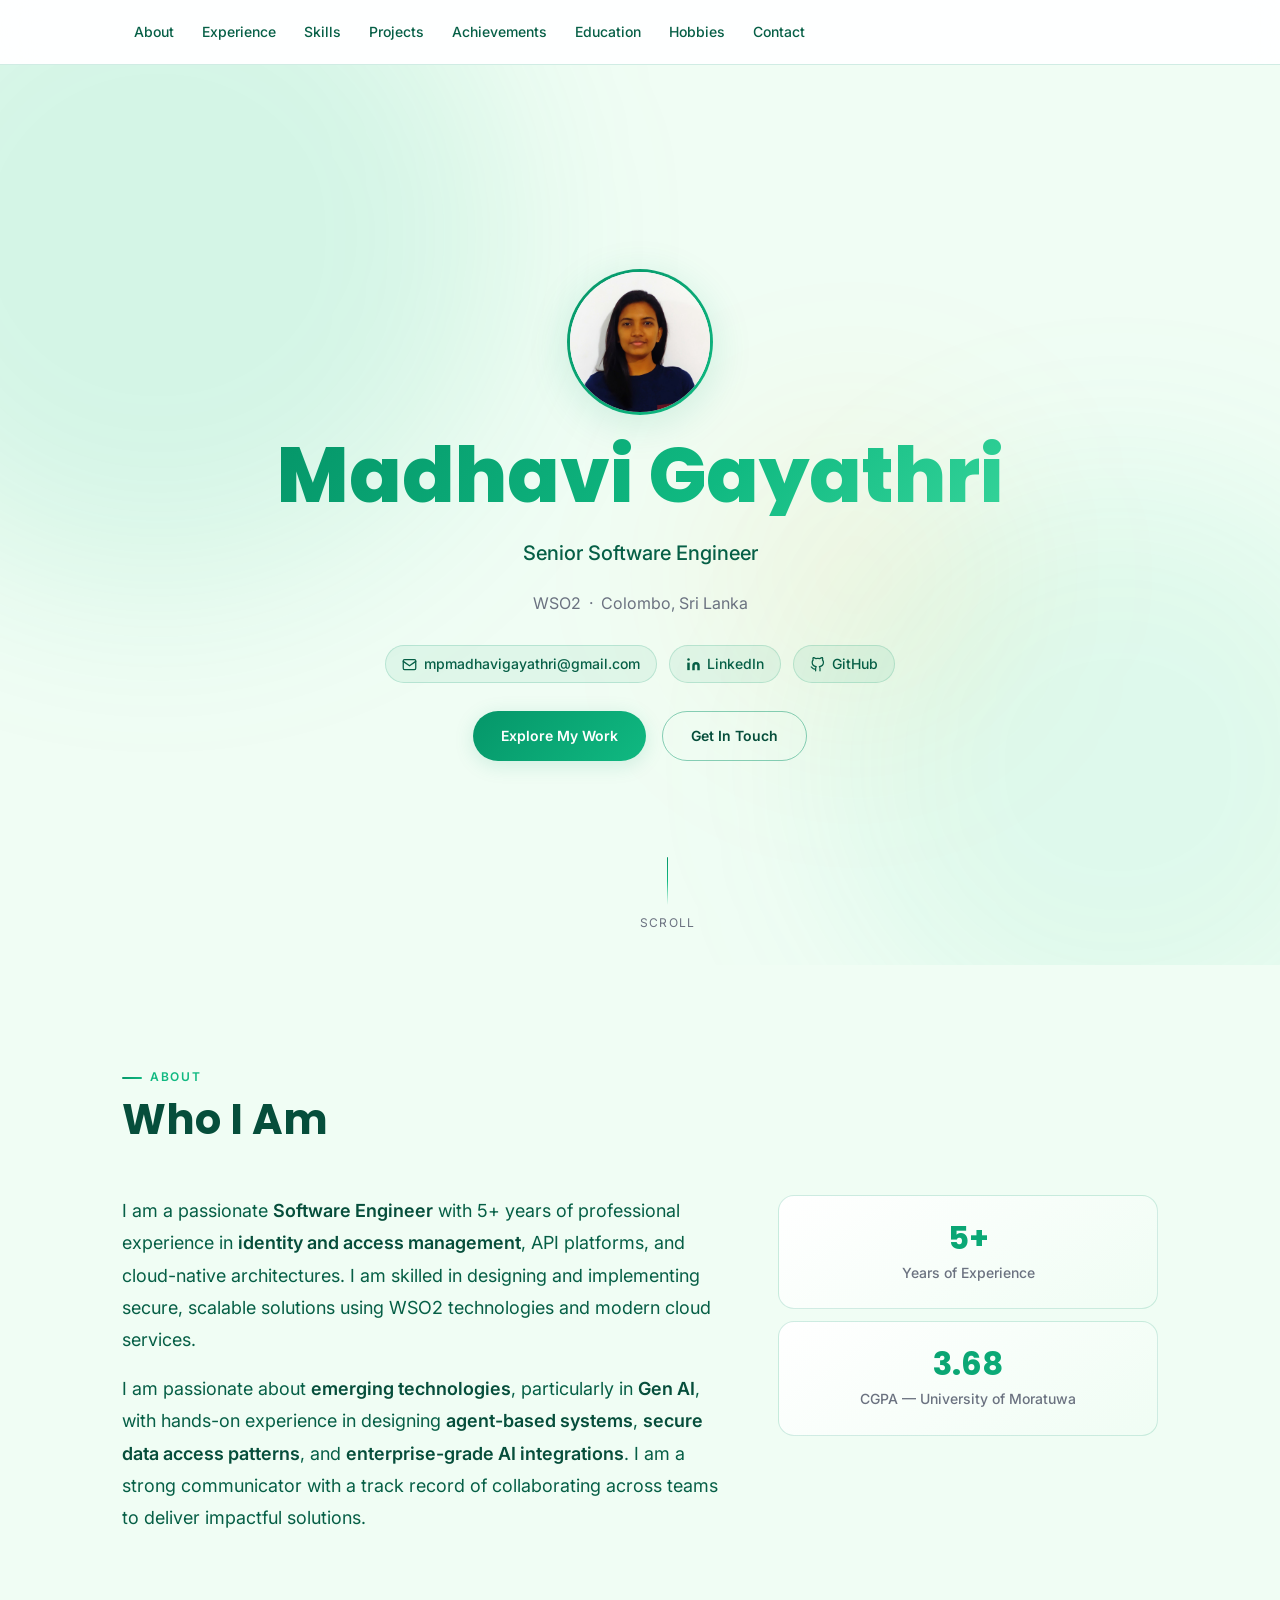
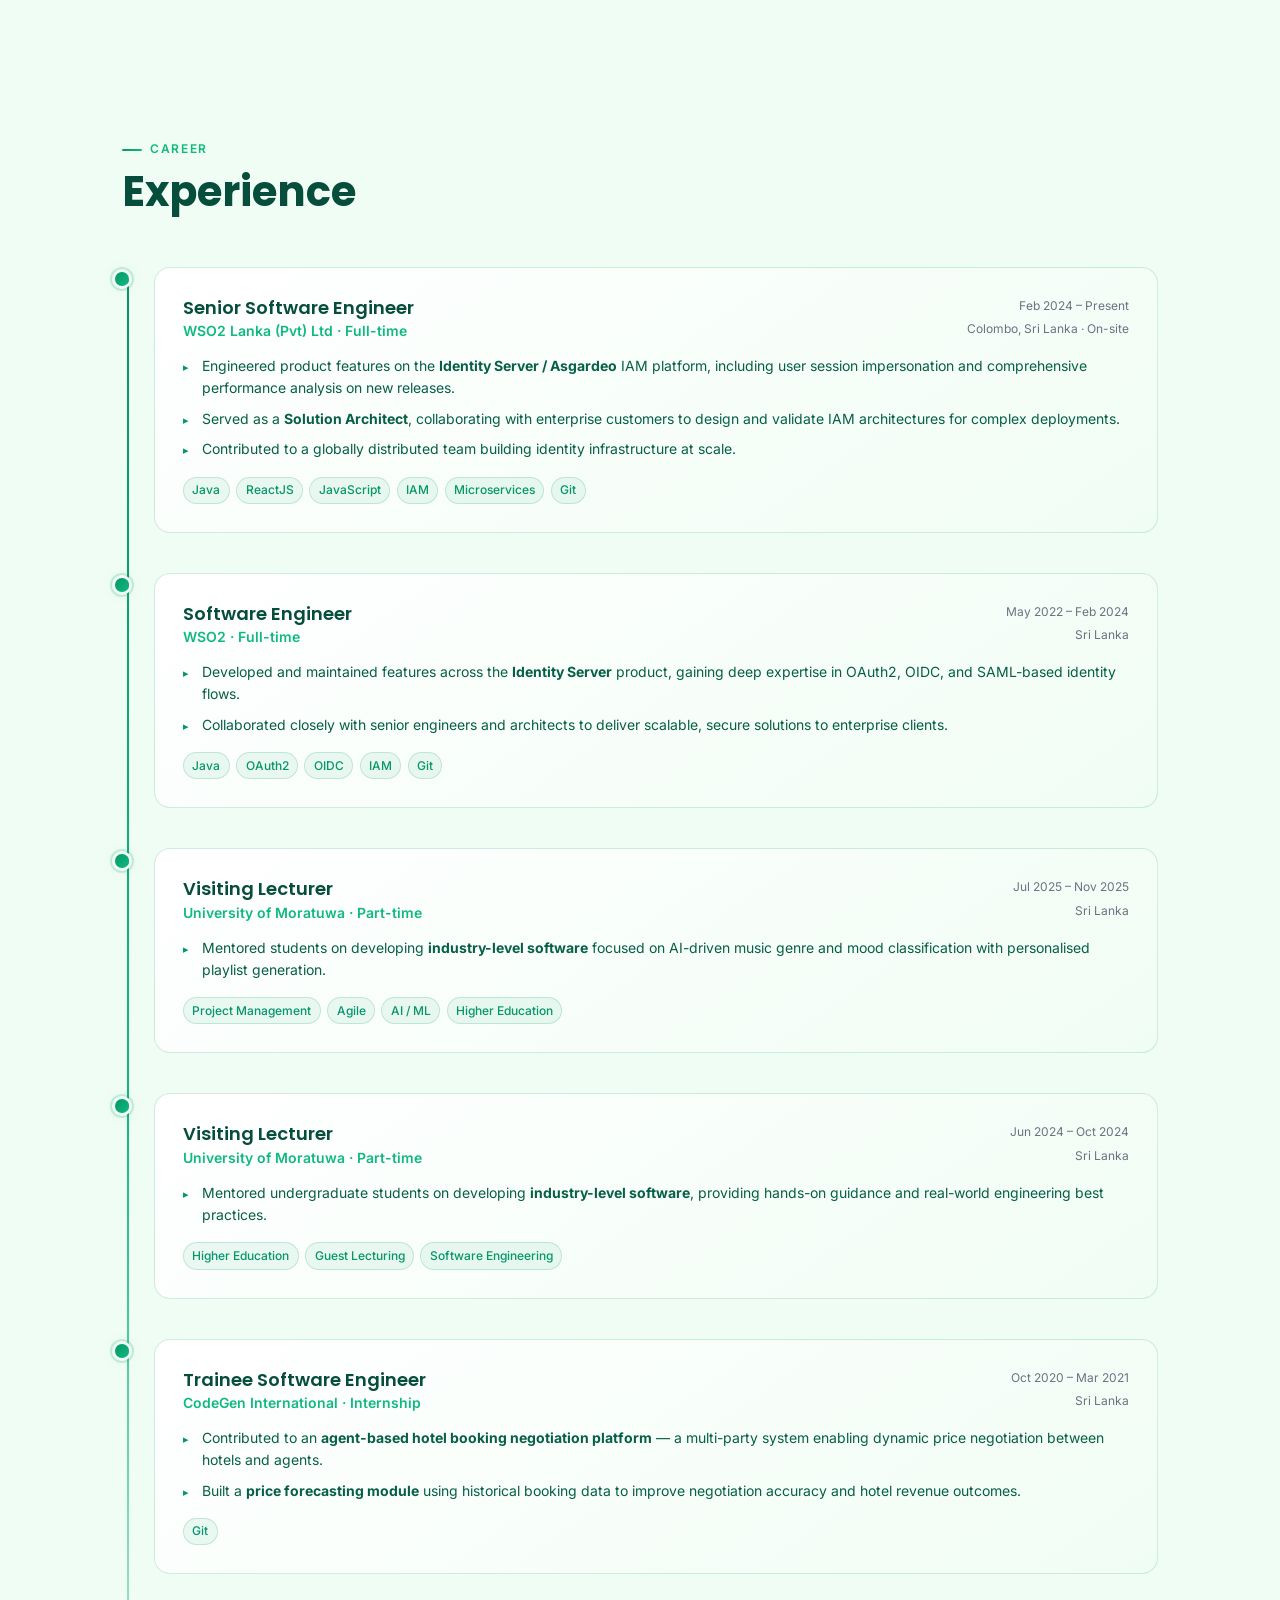
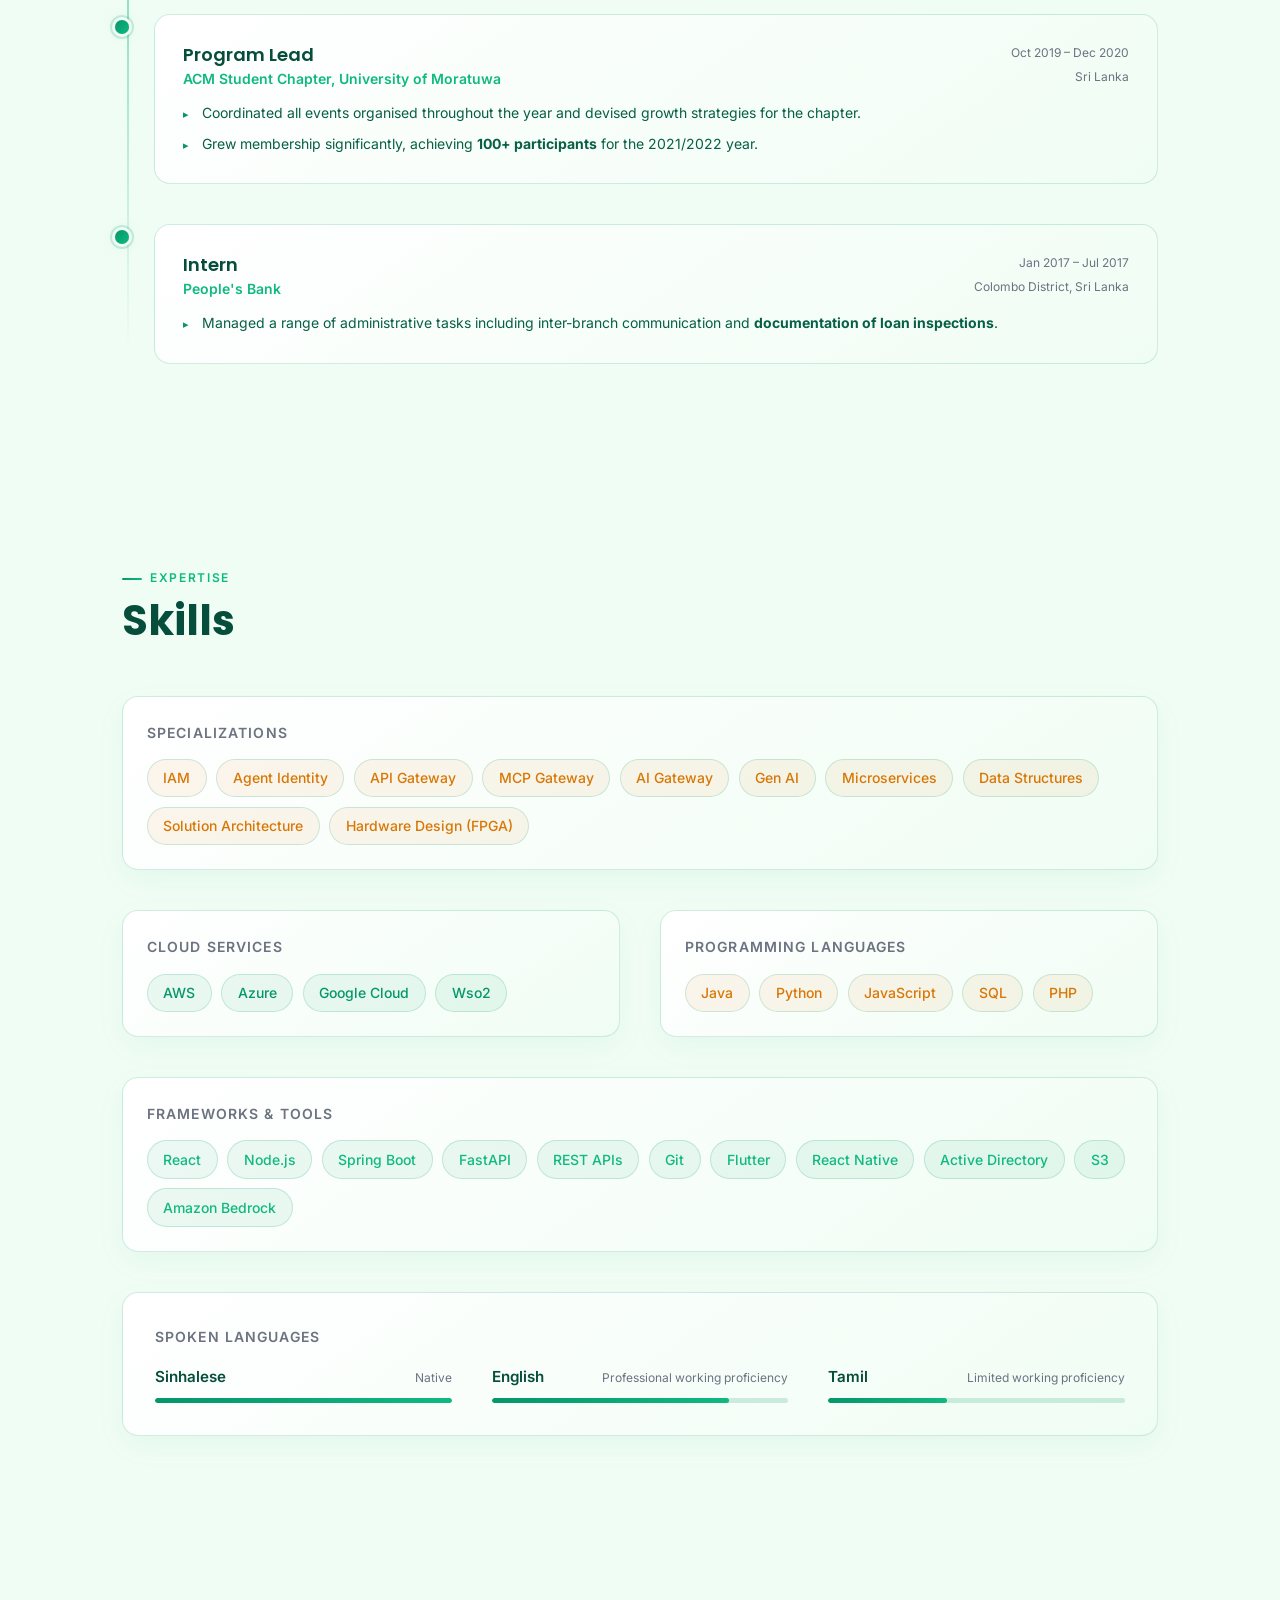
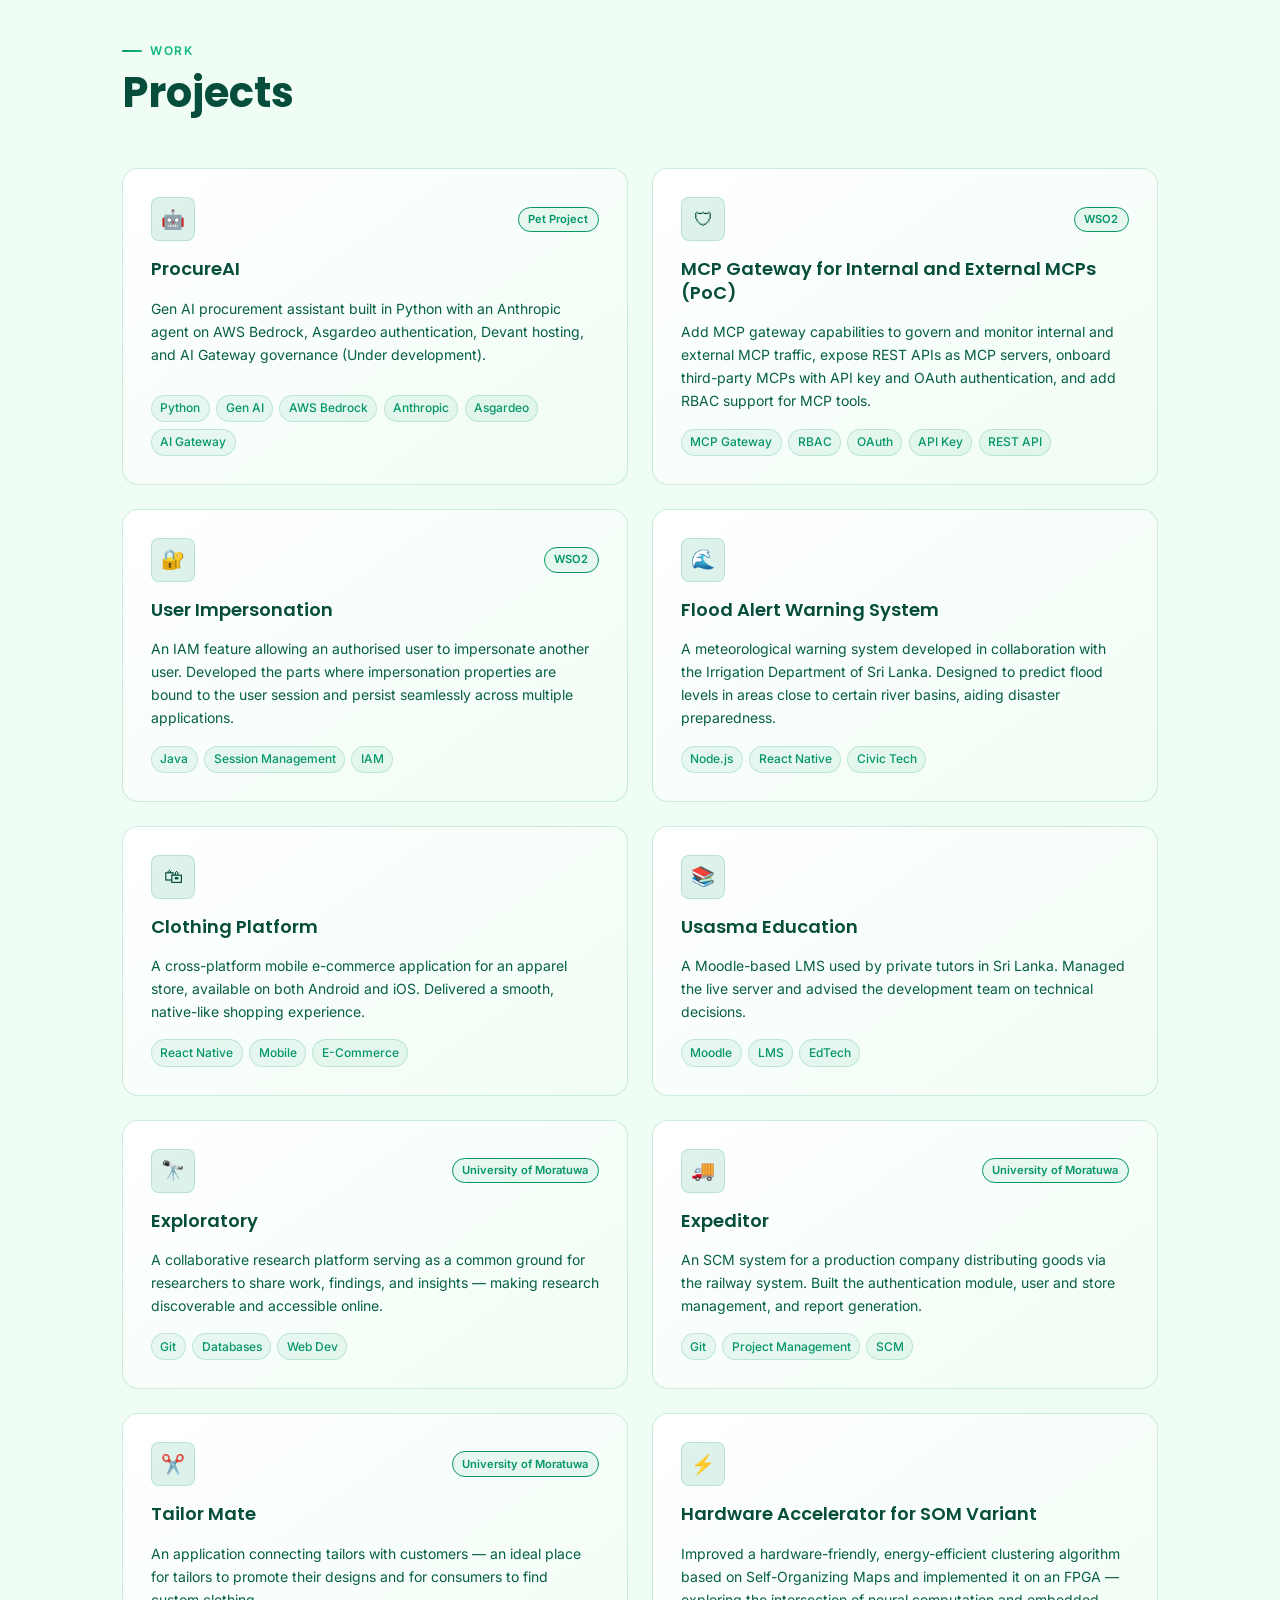
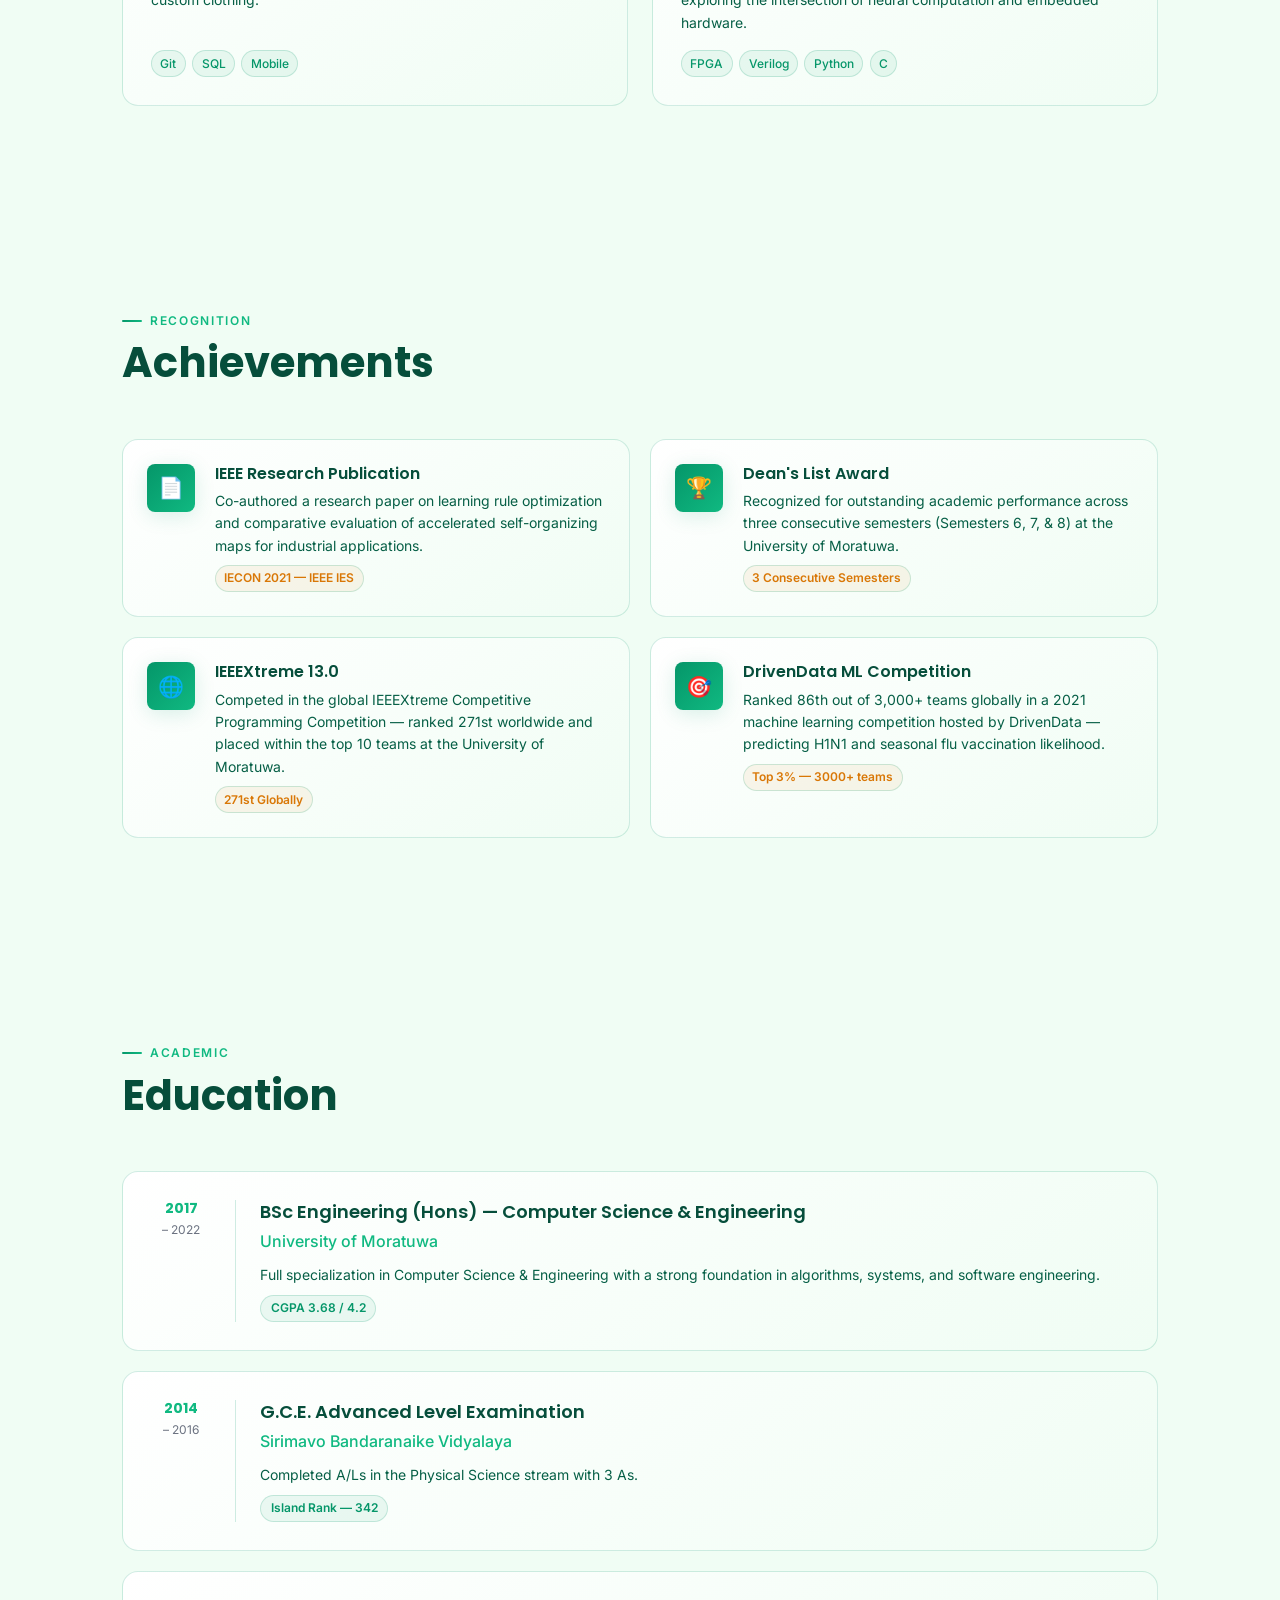
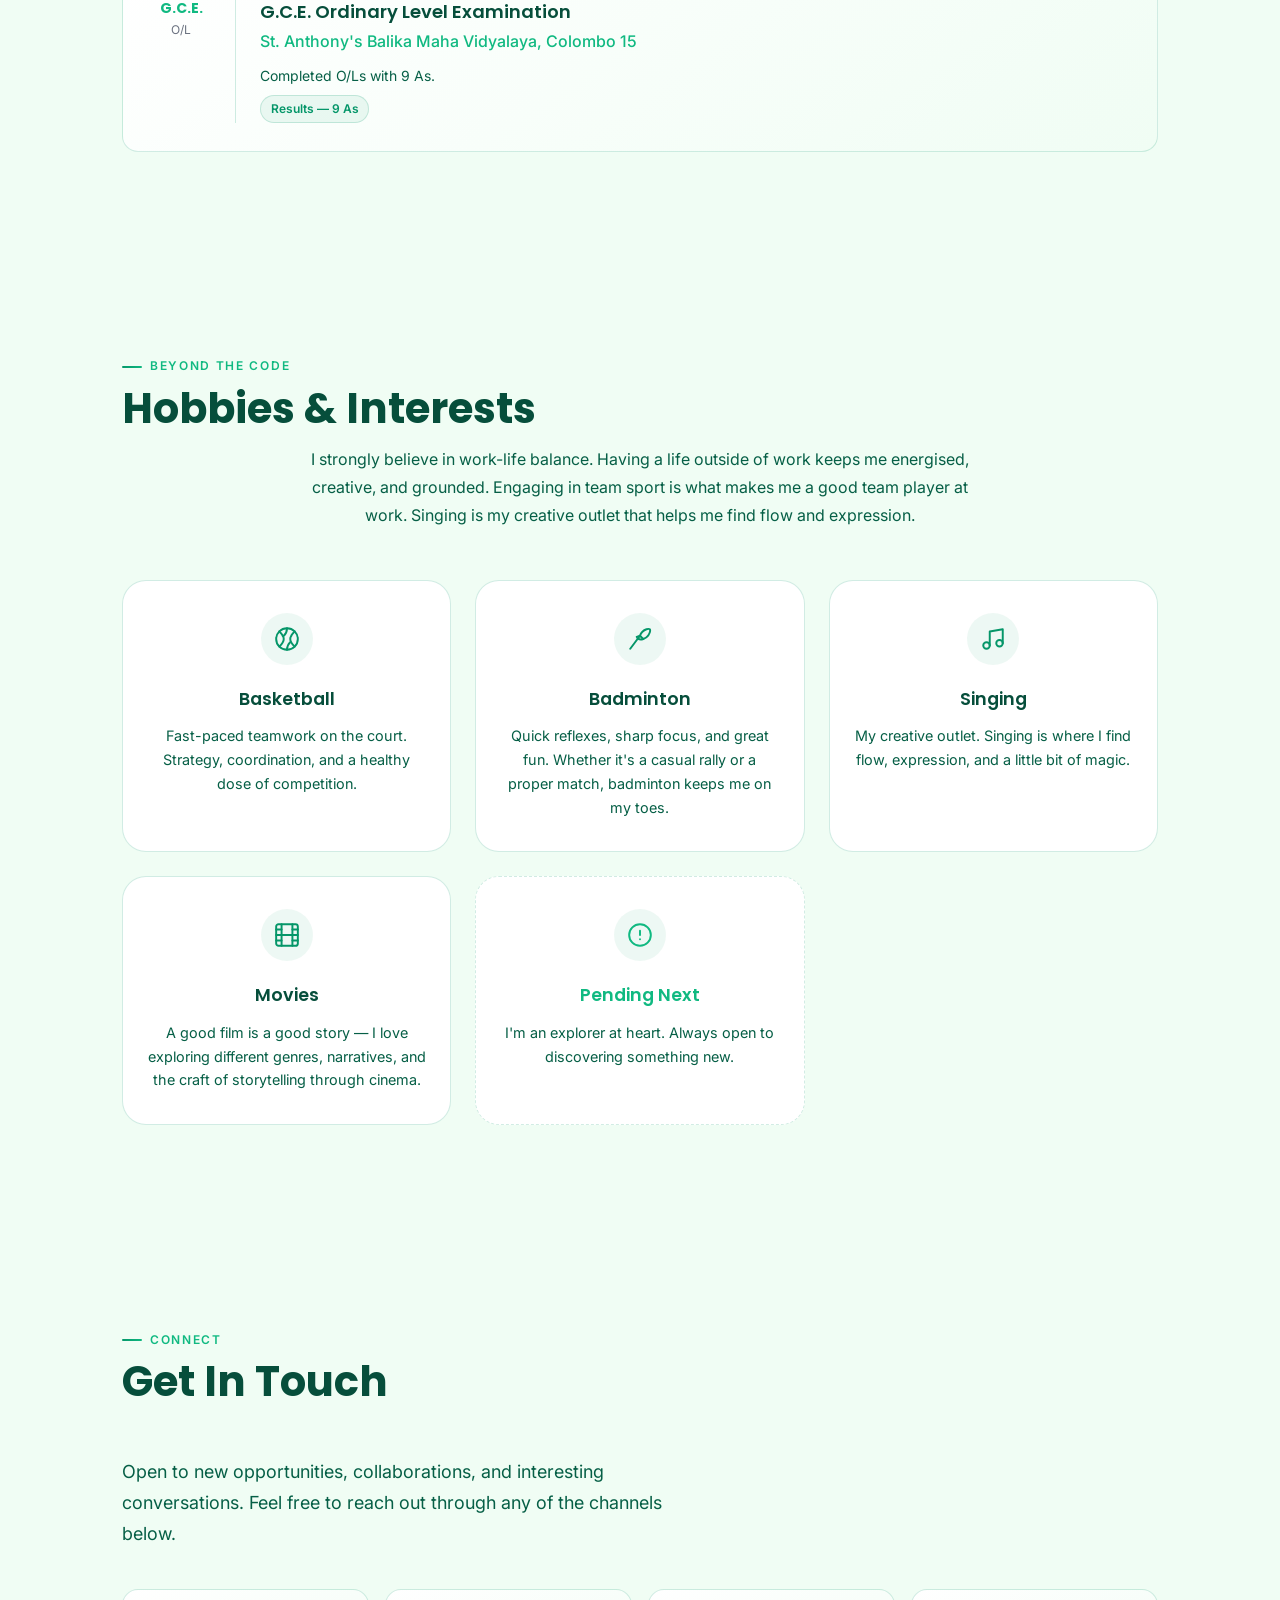
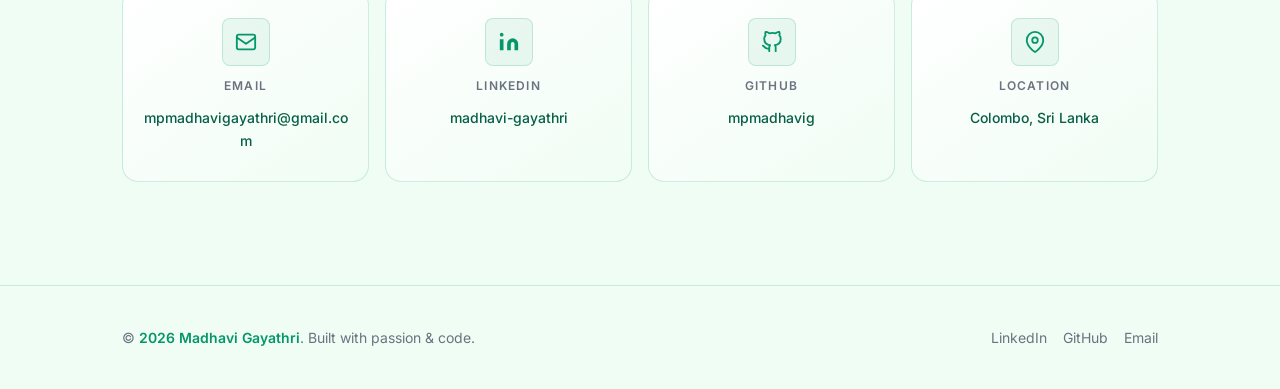
<file: index.html>
<!DOCTYPE html>
<html lang="en">
<head>
  <meta charset="UTF-8" />
  <meta name="viewport" content="width=device-width, initial-scale=1.0" />
  <meta name="description" content="Madhavi Gayathri — Senior Software Engineer specializing in Identity & Access Management, Java, and ReactJS." />
  <meta name="author" content="Madhavi Gayathri" />
  <meta property="og:title" content="Madhavi Gayathri — Software Engineer" />
  <meta property="og:description" content="Senior Software Engineer at WSO2, specializing in IAM, Java, and ReactJS." />
  <meta property="og:type" content="website" />
  <title>Madhavi Gayathri</title>
  <link rel="icon" type="image/svg+xml" href="src/resources/favicon.svg" />
  <link rel="stylesheet" href="src/resources/style.css" />
</head>
<body>

  <!-- ============================================================
       NAVBAR
  ============================================================ -->
  <header class="site-header" role="banner">
    <nav class="nav container" aria-label="Primary navigation">

      <ul class="nav__menu" id="nav-menu" role="list">
        <li><a class="nav__link" href="#about">About</a></li>
        <li><a class="nav__link" href="#experience">Experience</a></li>
        <li><a class="nav__link" href="#skills">Skills</a></li>
        <li><a class="nav__link" href="#projects">Projects</a></li>
        <li><a class="nav__link" href="#achievements">Achievements</a></li>
        <li><a class="nav__link" href="#education">Education</a></li>
        <li><a class="nav__link" href="#hobbies">Hobbies</a></li>
        <li><a class="nav__link" href="#contact">Contact</a></li>
      </ul>

      <div class="nav__actions">
        <button class="nav__toggle" aria-label="Toggle navigation" aria-expanded="false" aria-controls="nav-menu">
          <span></span>
          <span></span>
          <span></span>
        </button>
      </div>
    </nav>
  </header>

  <main>

    <!-- ============================================================
         HERO
    ============================================================ -->
    <section id="hero" class="hero" aria-label="Introduction">
      <div class="hero__orbs" aria-hidden="true">
        <div class="hero__orb hero__orb--1"></div>
        <div class="hero__orb hero__orb--2"></div>
        <div class="hero__orb hero__orb--3"></div>
      </div>

      <div class="hero__content container">

        <div class="hero__avatar-ring" aria-hidden="true">
          <div class="hero__avatar">
            <img src="src/resources/profile.jpg" alt="Madhavi Gayathri" />
          </div>
        </div>

        <h1 class="hero__name">Madhavi Gayathri</h1>

        <p class="hero__title">Senior Software Engineer</p>
        <p class="hero__sub">WSO2 &nbsp;&middot;&nbsp; Colombo, Sri Lanka</p>

        <div class="hero__links">
          <a class="hero__link" href="mailto:mpmadhavigayathri@gmail.com" aria-label="Send email">
            <svg viewBox="0 0 24 24" fill="none" stroke="currentColor" stroke-width="2" stroke-linecap="round" stroke-linejoin="round" aria-hidden="true"><rect x="2" y="4" width="20" height="16" rx="2"/><path d="m22 7-10 7L2 7"/></svg>
            mpmadhavigayathri@gmail.com
          </a>
          <a class="hero__link" href="https://linkedin.com/in/madhavi-gayathri" target="_blank" rel="noopener noreferrer" aria-label="LinkedIn profile">
            <svg viewBox="0 0 24 24" fill="currentColor" aria-hidden="true"><path d="M16 8a6 6 0 0 1 6 6v7h-4v-7a2 2 0 0 0-2-2 2 2 0 0 0-2 2v7h-4v-7a6 6 0 0 1 6-6z"/><rect x="2" y="9" width="4" height="12"/><circle cx="4" cy="4" r="2"/></svg>
            LinkedIn
          </a>
          <a class="hero__link" href="https://github.com/mpmadhavig" target="_blank" rel="noopener noreferrer" aria-label="GitHub profile">
            <svg viewBox="0 0 24 24" fill="none" stroke="currentColor" stroke-width="2" stroke-linecap="round" stroke-linejoin="round" aria-hidden="true"><path d="M9 19c-5 1.5-5-2.5-7-3m14 6v-3.87a3.37 3.37 0 0 0-.94-2.61c3.14-.35 6.44-1.54 6.44-7A5.44 5.44 0 0 0 20 4.77 5.07 5.07 0 0 0 19.91 1S18.73.65 16 2.48a13.38 13.38 0 0 0-7 0C6.27.65 5.09 1 5.09 1A5.07 5.07 0 0 0 5 4.77a5.44 5.44 0 0 0-1.5 3.78c0 5.42 3.3 6.61 6.44 7A3.37 3.37 0 0 0 9 18.13V22"/></svg>
            GitHub
          </a>
        </div>

        <div class="hero__cta">
          <a class="btn btn--primary" href="#about">Explore My Work</a>
          <a class="btn btn--ghost" href="#contact">Get In Touch</a>
        </div>
      </div>

      <div class="hero__scroll" aria-hidden="true">
        <div class="hero__scroll-line"></div>
        <span>scroll</span>
      </div>
    </section>

    <!-- ============================================================
         ABOUT
    ============================================================ -->
    <section id="about" aria-labelledby="about-heading">
      <div class="container">
        <div class="section-header">
          <p class="section-label">About</p>
          <h2 class="section-title" id="about-heading">Who I Am</h2>
        </div>

        <div class="about__grid">
          <div class="about__text" data-animate>
            <p>
                I am a passionate <strong>Software Engineer</strong> with <span id="years-exp-inline">—</span> years of professional experience in
                <strong>identity and access management</strong>, API platforms, and cloud-native architectures. I am skilled in designing and
                implementing secure, scalable solutions using WSO2 technologies and modern cloud services.
            </p>
            <p>
                I am passionate about <strong>emerging technologies</strong>, particularly in <strong>Gen AI</strong>, with hands-on experience in designing
                <strong>agent-based systems</strong>, <strong>secure data access patterns</strong>, and <strong>enterprise-grade AI integrations</strong>. I am a strong communicator
                with a track record of collaborating across teams to deliver impactful solutions.
            </p>
          </div>

          <div class="about__stats">
            <div class="stat-card" data-animate>
              <div class="stat-card__value" id="years-exp">—</div>
              <div class="stat-card__label">Years of Experience</div>
            </div>
            <div class="stat-card" data-animate>
              <div class="stat-card__value">3.68</div>
              <div class="stat-card__label">CGPA &mdash; University of Moratuwa</div>
            </div>
          </div>
        </div>
      </div>
    </section>

    <!-- ============================================================
         EXPERIENCE
    ============================================================ -->
    <section id="experience" aria-labelledby="experience-heading">
      <div class="container">
        <div class="section-header">
          <p class="section-label">Career</p>
          <h2 class="section-title" id="experience-heading">Experience</h2>
        </div>

        <div class="timeline">

          <!-- WSO2 — Senior SWE -->
          <div class="timeline__item" data-animate>
            <div class="timeline__dot" aria-hidden="true"></div>
            <div class="timeline__card">
              <div class="timeline__header">
                <div>
                  <h3 class="timeline__role">Senior Software Engineer</h3>
                  <div class="timeline__company">WSO2 Lanka (Pvt) Ltd &middot; Full-time</div>
                </div>
                <div class="timeline__meta">
                  <span class="timeline__period">Feb 2024 &ndash; Present</span>
                  <span class="timeline__location">Colombo, Sri Lanka &middot; On-site</span>
                </div>
              </div>
              <ul class="timeline__bullets">
                <li>Engineered product features on the <strong>Identity Server / Asgardeo</strong> IAM platform, including user session impersonation and comprehensive performance analysis on new releases.</li>
                <li>Served as a <strong>Solution Architect</strong>, collaborating with enterprise customers to design and validate IAM architectures for complex deployments.</li>
                <li>Contributed to a globally distributed team building identity infrastructure at scale.</li>
              </ul>
              <div class="timeline__tags">
                <span class="timeline__tag">Java</span>
                <span class="timeline__tag">ReactJS</span>
                <span class="timeline__tag">JavaScript</span>
                <span class="timeline__tag">IAM</span>
                <span class="timeline__tag">Microservices</span>
                <span class="timeline__tag">Git</span>
              </div>
            </div>
          </div>

          <!-- WSO2 — SWE -->
          <div class="timeline__item" data-animate>
            <div class="timeline__dot" aria-hidden="true"></div>
            <div class="timeline__card">
              <div class="timeline__header">
                <div>
                  <h3 class="timeline__role">Software Engineer</h3>
                  <div class="timeline__company">WSO2 &middot; Full-time</div>
                </div>
                <div class="timeline__meta">
                  <span class="timeline__period">May 2022 &ndash; Feb 2024</span>
                  <span class="timeline__location">Sri Lanka</span>
                </div>
              </div>
              <ul class="timeline__bullets">
                <li>Developed and maintained features across the <strong>Identity Server</strong> product, gaining deep expertise in OAuth2, OIDC, and SAML-based identity flows.</li>
                <li>Collaborated closely with senior engineers and architects to deliver scalable, secure solutions to enterprise clients.</li>
              </ul>
              <div class="timeline__tags">
                <span class="timeline__tag">Java</span>
                <span class="timeline__tag">OAuth2</span>
                <span class="timeline__tag">OIDC</span>
                <span class="timeline__tag">IAM</span>
                <span class="timeline__tag">Git</span>
              </div>
            </div>
          </div>

          <!-- UoM Visiting Lecturer 2025 -->
          <div class="timeline__item" data-animate>
            <div class="timeline__dot" aria-hidden="true"></div>
            <div class="timeline__card">
              <div class="timeline__header">
                <div>
                  <h3 class="timeline__role">Visiting Lecturer</h3>
                  <div class="timeline__company">University of Moratuwa &middot; Part-time</div>
                </div>
                <div class="timeline__meta">
                  <span class="timeline__period">Jul 2025 &ndash; Nov 2025</span>
                  <span class="timeline__location">Sri Lanka</span>
                </div>
              </div>
              <ul class="timeline__bullets">
                <li>Mentored students on developing <strong>industry-level software</strong> focused on AI-driven music genre and mood classification with personalised playlist generation.</li>
              </ul>
              <div class="timeline__tags">
                <span class="timeline__tag">Project Management</span>
                <span class="timeline__tag">Agile</span>
                <span class="timeline__tag">AI / ML</span>
                <span class="timeline__tag">Higher Education</span>
              </div>
            </div>
          </div>

          <!-- UoM Visiting Lecturer 2024 -->
          <div class="timeline__item" data-animate>
            <div class="timeline__dot" aria-hidden="true"></div>
            <div class="timeline__card">
              <div class="timeline__header">
                <div>
                  <h3 class="timeline__role">Visiting Lecturer</h3>
                  <div class="timeline__company">University of Moratuwa &middot; Part-time</div>
                </div>
                <div class="timeline__meta">
                  <span class="timeline__period">Jun 2024 &ndash; Oct 2024</span>
                  <span class="timeline__location">Sri Lanka</span>
                </div>
              </div>
              <ul class="timeline__bullets">
                <li>Mentored undergraduate students on developing <strong>industry-level software</strong>, providing hands-on guidance and real-world engineering best practices.</li>
              </ul>
              <div class="timeline__tags">
                <span class="timeline__tag">Higher Education</span>
                <span class="timeline__tag">Guest Lecturing</span>
                <span class="timeline__tag">Software Engineering</span>
              </div>
            </div>
          </div>

          <!-- Codegen -->
          <div class="timeline__item" data-animate>
            <div class="timeline__dot" aria-hidden="true"></div>
            <div class="timeline__card">
              <div class="timeline__header">
                <div>
                  <h3 class="timeline__role">Trainee Software Engineer</h3>
                  <div class="timeline__company">CodeGen International &middot; Internship</div>
                </div>
                <div class="timeline__meta">
                  <span class="timeline__period">Oct 2020 &ndash; Mar 2021</span>
                  <span class="timeline__location">Sri Lanka</span>
                </div>
              </div>
              <ul class="timeline__bullets">
                <li>Contributed to an <strong>agent-based hotel booking negotiation platform</strong> — a multi-party system enabling dynamic price negotiation between hotels and agents.</li>
                <li>Built a <strong>price forecasting module</strong> using historical booking data to improve negotiation accuracy and hotel revenue outcomes.</li>
              </ul>
              <div class="timeline__tags">
                <span class="timeline__tag">Git</span>
              </div>
            </div>
          </div>

          <!-- ACM -->
          <div class="timeline__item" data-animate>
            <div class="timeline__dot" aria-hidden="true"></div>
            <div class="timeline__card">
              <div class="timeline__header">
                <div>
                  <h3 class="timeline__role">Program Lead</h3>
                  <div class="timeline__company">ACM Student Chapter, University of Moratuwa</div>
                </div>
                <div class="timeline__meta">
                  <span class="timeline__period">Oct 2019 &ndash; Dec 2020</span>
                  <span class="timeline__location">Sri Lanka</span>
                </div>
              </div>
              <ul class="timeline__bullets">
                <li>Coordinated all events organised throughout the year and devised growth strategies for the chapter.</li>
                <li>Grew membership significantly, achieving <strong>100+ participants</strong> for the 2021/2022 year.</li>
              </ul>
            </div>
          </div>

          <!-- People's Bank -->
          <div class="timeline__item" data-animate>
            <div class="timeline__dot" aria-hidden="true"></div>
            <div class="timeline__card">
              <div class="timeline__header">
                <div>
                  <h3 class="timeline__role">Intern</h3>
                  <div class="timeline__company">People's Bank</div>
                </div>
                <div class="timeline__meta">
                  <span class="timeline__period">Jan 2017 &ndash; Jul 2017</span>
                  <span class="timeline__location">Colombo District, Sri Lanka</span>
                </div>
              </div>
              <ul class="timeline__bullets">
                <li>Managed a range of administrative tasks including inter-branch communication and <strong>documentation of loan inspections</strong>.</li>
              </ul>
            </div>
          </div>

        </div>
      </div>
    </section>

    <!-- ============================================================
         SKILLS
    ============================================================ -->
    <section id="skills" aria-labelledby="skills-heading">
      <div class="container">
        <div class="section-header">
          <p class="section-label">Expertise</p>
          <h2 class="section-title" id="skills-heading">Skills</h2>
        </div>

        <div class="skills__groups" data-animate>
          
          <div class="skill-group skill-group--featured">
            <h3 class="skill-group__label">Specializations</h3>
            <div class="skill-group__tags">
              <span class="skill-tag skill-tag--accent">IAM</span>
              <span class="skill-tag skill-tag--accent">Agent Identity</span>
              <span class="skill-tag skill-tag--accent">API Gateway</span>
              <span class="skill-tag skill-tag--accent">MCP Gateway</span>
              <span class="skill-tag skill-tag--accent">AI Gateway</span>
              <span class="skill-tag skill-tag--accent">Gen AI</span>
              <span class="skill-tag skill-tag--accent">Microservices</span>
              <span class="skill-tag skill-tag--accent">Data Structures</span>
              <span class="skill-tag skill-tag--accent">Solution Architecture</span>
              <span class="skill-tag skill-tag--accent">Hardware Design (FPGA)</span>
            </div>
          </div>

          <div class="skill-group" data-animate>
            <h3 class="skill-group__label">Cloud Services</h3>
            <div class="skill-group__tags">
              <span class="skill-tag skill-tag--primary">AWS</span>
              <span class="skill-tag skill-tag--primary">Azure</span>
              <span class="skill-tag skill-tag--primary">Google Cloud</span>
              <span class="skill-tag skill-tag--primary">Wso2</span>
            </div>
          </div>

          <div class="skill-group">
            <h3 class="skill-group__label">Programming Languages</h3>
            <div class="skill-group__tags">
              <span class="skill-tag skill-tag--accent">Java</span>
              <span class="skill-tag skill-tag--accent">Python</span>
              <span class="skill-tag skill-tag--accent">JavaScript</span>
              <span class="skill-tag skill-tag--accent">SQL</span>
              <span class="skill-tag skill-tag--accent">PHP</span>
            </div>
          </div>

          <div class="skill-group skill-group--featured">
            <h3 class="skill-group__label">Frameworks &amp; Tools</h3>
            <div class="skill-group__tags">
              <span class="skill-tag">React</span>
              <span class="skill-tag">Node.js</span>
              <span class="skill-tag">Spring Boot</span>
              <span class="skill-tag">FastAPI</span>
              <span class="skill-tag">REST APIs</span>
              <span class="skill-tag">Git</span>
              <span class="skill-tag">Flutter</span>
              <span class="skill-tag">React Native</span>
              <span class="skill-tag">Active Directory</span>
              <span class="skill-tag">S3</span>
              <span class="skill-tag">Amazon Bedrock</span>
            </div>
          </div>
        </div>


        <div class="languages__list" data-animate>
          <h3 class="skill-group__label">Spoken Languages</h3>
          <div class="languages__items">

            <div class="lang-item">
              <div class="lang-item__top">
                <span class="lang-item__name">Sinhalese</span>
                <span class="lang-item__level">Native</span>
              </div>
              <div class="lang-item__bar" aria-hidden="true">
                <div class="lang-item__fill" style="--pct: 100%"></div>
              </div>
            </div>

            <div class="lang-item">
              <div class="lang-item__top">
                <span class="lang-item__name">English</span>
                <span class="lang-item__level">Professional working proficiency</span>
              </div>
              <div class="lang-item__bar" aria-hidden="true">
                <div class="lang-item__fill" style="--pct: 80%"></div>
              </div>
            </div>

            <div class="lang-item">
              <div class="lang-item__top">
                <span class="lang-item__name">Tamil</span>
                <span class="lang-item__level">Limited working proficiency</span>
              </div>
              <div class="lang-item__bar" aria-hidden="true">
                <div class="lang-item__fill" style="--pct: 40%"></div>
              </div>
            </div>

          </div>
        </div>
      </div>
    </section>

    <!-- ============================================================
         PROJECTS
    ============================================================ -->
    <section id="projects" aria-labelledby="projects-heading">
      <div class="container">
        <div class="section-header">
          <p class="section-label">Work</p>
          <h2 class="section-title" id="projects-heading">Projects</h2>
        </div>

        <div class="projects__grid">

          <article class="project-card" data-animate>
            <div class="project-card__header">
              <div class="project-card__icon" aria-hidden="true">&#x1F916;</div>
              <span class="project-card__assoc">Pet Project</span>
            </div>
            <h3 class="project-card__title">ProcureAI</h3>
            <p class="project-card__desc">
              Gen AI procurement assistant built in Python with an Anthropic agent on AWS Bedrock, Asgardeo authentication, Devant hosting, and AI Gateway governance (Under development).
            </p>
            <div class="project-card__tags">
              <span class="project-card__tag">Python</span>
              <span class="project-card__tag">Gen AI</span>
              <span class="project-card__tag">AWS Bedrock</span>
              <span class="project-card__tag">Anthropic</span>
              <span class="project-card__tag">Asgardeo</span>
              <span class="project-card__tag">AI Gateway</span>
            </div>
          </article>

          <article class="project-card" data-animate>
            <div class="project-card__header">
              <div class="project-card__icon" aria-hidden="true">&#x1F6E1;</div>
              <span class="project-card__assoc">WSO2</span>
            </div>
            <h3 class="project-card__title">MCP Gateway for Internal and External MCPs (PoC)</h3>
            <p class="project-card__desc">
              Add MCP gateway capabilities to govern and monitor internal and external MCP traffic, expose REST APIs as MCP servers, onboard third-party MCPs with API key and OAuth authentication, and add RBAC support for MCP tools.
            </p>
            <div class="project-card__tags">
              <span class="project-card__tag">MCP Gateway</span>
              <span class="project-card__tag">RBAC</span>
              <span class="project-card__tag">OAuth</span>
              <span class="project-card__tag">API Key</span>
              <span class="project-card__tag">REST API</span>
            </div>
          </article>

          <article class="project-card" data-animate>
            <div class="project-card__header">
              <div class="project-card__icon" aria-hidden="true">&#x1F510;</div>
              <span class="project-card__assoc">WSO2</span>
            </div>
            <h3 class="project-card__title">User Impersonation</h3>
            <p class="project-card__desc">
              An IAM feature allowing an authorised user to impersonate another user. Developed the parts where impersonation properties are bound to the user session and persist seamlessly across multiple applications.
            </p>
            <div class="project-card__tags">
              <span class="project-card__tag">Java</span>
              <span class="project-card__tag">Session Management</span>
              <span class="project-card__tag">IAM</span>
            </div>
          </article>

          <article class="project-card" data-animate>
            <div class="project-card__header">
              <div class="project-card__icon" aria-hidden="true">&#x1F30A;</div>
            </div>
            <h3 class="project-card__title">Flood Alert Warning System</h3>
            <p class="project-card__desc">
              A meteorological warning system developed in collaboration with the Irrigation Department of Sri Lanka. Designed to predict flood levels in areas close to certain river basins, aiding disaster preparedness.
            </p>
            <div class="project-card__tags">
              <span class="project-card__tag">Node.js</span>
              <span class="project-card__tag">React Native</span>
              <span class="project-card__tag">Civic Tech</span>
            </div>
          </article>

          <article class="project-card" data-animate>
            <div class="project-card__header">
              <div class="project-card__icon" aria-hidden="true">&#x1F6CD;</div>
            </div>
            <h3 class="project-card__title">Clothing Platform</h3>
            <p class="project-card__desc">
              A cross-platform mobile e-commerce application for an apparel store, available on both Android and iOS. Delivered a smooth, native-like shopping experience.
            </p>
            <div class="project-card__tags">
              <span class="project-card__tag">React Native</span>
              <span class="project-card__tag">Mobile</span>
              <span class="project-card__tag">E-Commerce</span>
            </div>
          </article>

          <article class="project-card" data-animate>
            <div class="project-card__header">
              <div class="project-card__icon" aria-hidden="true">&#x1F4DA;</div>
            </div>
            <h3 class="project-card__title">Usasma Education</h3>
            <p class="project-card__desc">
              A Moodle-based LMS used by private tutors in Sri Lanka. Managed the live server and advised the development team on technical decisions.
            </p>
            <div class="project-card__tags">
              <span class="project-card__tag">Moodle</span>
              <span class="project-card__tag">LMS</span>
              <span class="project-card__tag">EdTech</span>
            </div>
          </article>

          <article class="project-card" data-animate>
            <div class="project-card__header">
              <div class="project-card__icon" aria-hidden="true">&#x1F52D;</div>
              <span class="project-card__assoc">University of Moratuwa</span>
            </div>
            <h3 class="project-card__title">Exploratory</h3>
            <p class="project-card__desc">
              A collaborative research platform serving as a common ground for researchers to share work, findings, and insights — making research discoverable and accessible online.
            </p>
            <div class="project-card__tags">
              <span class="project-card__tag">Git</span>
              <span class="project-card__tag">Databases</span>
              <span class="project-card__tag">Web Dev</span>
            </div>
          </article>

          <article class="project-card" data-animate>
            <div class="project-card__header">
              <div class="project-card__icon" aria-hidden="true">&#x1F69A;</div>
              <span class="project-card__assoc">University of Moratuwa</span>
            </div>
            <h3 class="project-card__title">Expeditor</h3>
            <p class="project-card__desc">
              An SCM system for a production company distributing goods via the railway system. Built the authentication module, user and store management, and report generation.
            </p>
            <div class="project-card__tags">
              <span class="project-card__tag">Git</span>
              <span class="project-card__tag">Project Management</span>
              <span class="project-card__tag">SCM</span>
            </div>
          </article>

          <article class="project-card" data-animate>
            <div class="project-card__header">
              <div class="project-card__icon" aria-hidden="true">&#x2702;&#xFE0F;</div>
              <span class="project-card__assoc">University of Moratuwa</span>
            </div>
            <h3 class="project-card__title">Tailor Mate</h3>
            <p class="project-card__desc">
              An application connecting tailors with customers — an ideal place for tailors to promote their designs and for consumers to find custom clothing.
            </p>
            <div class="project-card__tags">
              <span class="project-card__tag">Git</span>
              <span class="project-card__tag">SQL</span>
              <span class="project-card__tag">Mobile</span>
            </div>
          </article>

          <article class="project-card" data-animate>
            <div class="project-card__header">
              <div class="project-card__icon" aria-hidden="true">&#x26A1;</div>
            </div>
            <h3 class="project-card__title">Hardware Accelerator for SOM Variant</h3>
            <p class="project-card__desc">
              Improved a hardware-friendly, energy-efficient clustering algorithm based on Self-Organizing Maps and implemented it on an FPGA — exploring the intersection of neural computation and embedded hardware.
            </p>
            <div class="project-card__tags">
              <span class="project-card__tag">FPGA</span>
              <span class="project-card__tag">Verilog</span>
              <span class="project-card__tag">Python</span>
              <span class="project-card__tag">C</span>
            </div>
          </article>

        </div>
      </div>
    </section>

    <!-- ============================================================
         ACHIEVEMENTS
    ============================================================ -->
    <section id="achievements" aria-labelledby="achievements-heading">
      <div class="container">
        <div class="section-header">
          <p class="section-label">Recognition</p>
          <h2 class="section-title" id="achievements-heading">Achievements</h2>
        </div>

        <div class="achievements__grid">

          <div class="achievement-card" data-animate>
            <div class="achievement-card__icon" aria-hidden="true">&#x1F4C4;</div>
            <div class="achievement-card__body">
              <h3 class="achievement-card__title">IEEE Research Publication</h3>
              <p class="achievement-card__desc">
                Co-authored a research paper on learning rule optimization and comparative
                evaluation of accelerated self-organizing maps for industrial applications.
              </p>
              <span class="achievement-card__badge">IECON 2021 &mdash; IEEE IES</span>
            </div>
          </div>

          <div class="achievement-card" data-animate>
            <div class="achievement-card__icon" aria-hidden="true">&#x1F3C6;</div>
            <div class="achievement-card__body">
              <h3 class="achievement-card__title">Dean's List Award</h3>
              <p class="achievement-card__desc">
                Recognized for outstanding academic performance across three consecutive
                semesters (Semesters 6, 7, &amp; 8) at the University of Moratuwa.
              </p>
              <span class="achievement-card__badge">3 Consecutive Semesters</span>
            </div>
          </div>

          <div class="achievement-card" data-animate>
            <div class="achievement-card__icon" aria-hidden="true">&#x1F310;</div>
            <div class="achievement-card__body">
              <h3 class="achievement-card__title">IEEEXtreme 13.0</h3>
              <p class="achievement-card__desc">
                Competed in the global IEEEXtreme Competitive Programming Competition &mdash;
                ranked 271st worldwide and placed within the top 10 teams at
                the University of Moratuwa.
              </p>
              <span class="achievement-card__badge">271st Globally</span>
            </div>
          </div>

          <div class="achievement-card" data-animate>
            <div class="achievement-card__icon" aria-hidden="true">&#x1F3AF;</div>
            <div class="achievement-card__body">
              <h3 class="achievement-card__title">DrivenData ML Competition</h3>
              <p class="achievement-card__desc">
                Ranked 86th out of 3,000+ teams globally in a 2021 machine learning
                competition hosted by DrivenData &mdash; predicting H1N1 and seasonal flu
                vaccination likelihood.
              </p>
              <span class="achievement-card__badge">Top 3% &mdash; 3000+ teams</span>
            </div>
          </div>

        </div>
      </div>
    </section>

    <!-- ============================================================
         EDUCATION
    ============================================================ -->
    <section id="education" aria-labelledby="education-heading">
      <div class="container">
        <div class="section-header">
          <p class="section-label">Academic</p>
          <h2 class="section-title" id="education-heading">Education</h2>
        </div>

        <div class="education__list">

          <div class="edu-card" data-animate>
            <div class="edu-card__year-block">
              <div class="edu-card__year">2017</div>
              <div class="edu-card__year-range">&ndash; 2022</div>
            </div>
            <div class="edu-card__divider" aria-hidden="true"></div>
            <div class="edu-card__body">
              <h3 class="edu-card__degree">BSc Engineering (Hons) &mdash; Computer Science &amp; Engineering</h3>
              <p class="edu-card__institution">University of Moratuwa</p>
              <p class="edu-card__detail">Full specialization in Computer Science &amp; Engineering with a strong foundation in algorithms, systems, and software engineering.</p>
              <span class="edu-card__cgpa">CGPA 3.68 / 4.2</span>
            </div>
          </div>

          <div class="edu-card" data-animate>
            <div class="edu-card__year-block">
              <div class="edu-card__year">2014</div>
              <div class="edu-card__year-range">&ndash; 2016</div>
            </div>
            <div class="edu-card__divider" aria-hidden="true"></div>
            <div class="edu-card__body">
              <h3 class="edu-card__degree">G.C.E. Advanced Level Examination</h3>
              <p class="edu-card__institution">Sirimavo Bandaranaike Vidyalaya</p>
              <p class="edu-card__detail">Completed A/Ls in the Physical Science stream with 3 As.</p>
              <span class="edu-card__cgpa">Island Rank &mdash; 342</span>
            </div>
          </div>

          <div class="edu-card" data-animate>
            <div class="edu-card__year-block">
              <div class="edu-card__year">G.C.E.</div>
              <div class="edu-card__year-range">O/L</div>
            </div>
            <div class="edu-card__divider" aria-hidden="true"></div>
            <div class="edu-card__body">
              <h3 class="edu-card__degree">G.C.E. Ordinary Level Examination</h3>
              <p class="edu-card__institution">St. Anthony's Balika Maha Vidyalaya, Colombo 15</p>
              <p class="edu-card__detail">Completed O/Ls with 9 As.</p>
              <span class="edu-card__cgpa">Results &mdash; 9 As</span>
            </div>
          </div>

        </div>
      </div>
    </section>

    <!-- ============================================================
         HOBBIES
    ============================================================ -->
    <section id="hobbies" aria-labelledby="hobbies-heading">
      <div class="container">
        <div class="section-header">
          <p class="section-label">Beyond the Code</p>
          <h2 class="section-title" id="hobbies-heading">Hobbies &amp; Interests</h2>
          <p class="section-desc">
            I strongly believe in work-life balance. Having a life outside of work keeps me energised,
            creative, and grounded. Engaging in team sport is what makes me a good team player at work.
            Singing is my creative outlet that helps me find flow and expression.
          </p>
        </div>

        <div class="hobbies__grid">

          <div class="hobby-card" data-animate>
            <div class="hobby-card__icon" aria-hidden="true">
              <svg viewBox="0 0 24 24" fill="none" stroke="currentColor" stroke-width="1.8" stroke-linecap="round" stroke-linejoin="round"><circle cx="12" cy="12" r="10"/><path d="M4.93 4.93C7.24 7.24 9 9.5 9 12s-1.76 4.76-4.07 7.07M19.07 4.93C16.76 7.24 15 9.5 15 12s1.76 4.76 4.07 7.07M12 2c0 2.76-1.12 5.24-2.93 7.07M12 22c0-2.76 1.12-5.24 2.93-7.07"/></svg>
            </div>
            <h3 class="hobby-card__title">Basketball</h3>
            <p class="hobby-card__desc">Fast-paced teamwork on the court. Strategy, coordination, and a healthy dose of competition.</p>
          </div>

          <div class="hobby-card" data-animate>
            <div class="hobby-card__icon" aria-hidden="true">
              <!-- Badminton shuttlecock-inspired icon -->
              <svg viewBox="0 0 24 24" fill="none" stroke="currentColor" stroke-width="1.8" stroke-linecap="round" stroke-linejoin="round"><path d="M3 21 L12 9"/><path d="M12 9 C13 6 15 4 18 3 C21 2 22 3 21 6 C20 9 18 11 15 12 C12 13 10 12 9 10Z"/><line x1="15" y1="12" x2="12" y2="9"/></svg>
            </div>
            <h3 class="hobby-card__title">Badminton</h3>
            <p class="hobby-card__desc">Quick reflexes, sharp focus, and great fun. Whether it's a casual rally or a proper match, badminton keeps me on my toes.</p>
          </div>

          <div class="hobby-card" data-animate>
            <div class="hobby-card__icon" aria-hidden="true">
              <svg viewBox="0 0 24 24" fill="none" stroke="currentColor" stroke-width="1.8" stroke-linecap="round" stroke-linejoin="round"><path d="M9 18V5l12-2v13"/><circle cx="6" cy="18" r="3"/><circle cx="18" cy="16" r="3"/></svg>
            </div>
            <h3 class="hobby-card__title">Singing</h3>
            <p class="hobby-card__desc">My creative outlet. Singing is where I find flow, expression, and a little bit of magic.</p>
          </div>

          <div class="hobby-card" data-animate>
            <div class="hobby-card__icon" aria-hidden="true">
              <svg viewBox="0 0 24 24" fill="none" stroke="currentColor" stroke-width="1.8" stroke-linecap="round" stroke-linejoin="round"><rect x="2" y="2" width="20" height="20" rx="2.18" ry="2.18"/><line x1="7" y1="2" x2="7" y2="22"/><line x1="17" y1="2" x2="17" y2="22"/><line x1="2" y1="12" x2="22" y2="12"/><line x1="2" y1="7" x2="7" y2="7"/><line x1="2" y1="17" x2="7" y2="17"/><line x1="17" y1="17" x2="22" y2="17"/><line x1="17" y1="7" x2="22" y2="7"/></svg>
            </div>
            <h3 class="hobby-card__title">Movies</h3>
            <p class="hobby-card__desc">A good film is a good story — I love exploring different genres, narratives, and the craft of storytelling through cinema.</p>
          </div>

          <div class="hobby-card hobby-card--pending" data-animate>
            <div class="hobby-card__icon" aria-hidden="true">
              <svg viewBox="0 0 24 24" fill="none" stroke="currentColor" stroke-width="1.8" stroke-linecap="round" stroke-linejoin="round"><circle cx="12" cy="12" r="10"/><line x1="12" y1="8" x2="12" y2="12"/><line x1="12" y1="16" x2="12.01" y2="16"/></svg>
            </div>
            <h3 class="hobby-card__title">Pending Next</h3>
            <p class="hobby-card__desc">I'm an explorer at heart. Always open to discovering something new.</p>
          </div>

        </div>
      </div>
    </section>

    <!-- ============================================================
         CONTACT
    ============================================================ -->
    <section id="contact" aria-labelledby="contact-heading">
      <div class="container">
        <div class="section-header">
          <p class="section-label">Connect</p>
          <h2 class="section-title" id="contact-heading">Get In Touch</h2>
        </div>

        <p class="contact__intro">
          Open to new opportunities, collaborations, and interesting conversations.
          Feel free to reach out through any of the channels below.
        </p>

        <div class="contact__cards">

          <a class="contact-card" href="mailto:mpmadhavigayathri@gmail.com" data-animate aria-label="Send email to Madhavi">
            <div class="contact-card__icon">
              <svg viewBox="0 0 24 24" fill="none" stroke="currentColor" stroke-width="2" stroke-linecap="round" stroke-linejoin="round" aria-hidden="true"><rect x="2" y="4" width="20" height="16" rx="2"/><path d="m22 7-10 7L2 7"/></svg>
            </div>
            <span class="contact-card__label">Email</span>
            <span class="contact-card__value">mpmadhavigayathri<wbr>@gmail.com</span>
          </a>

          <a class="contact-card" href="https://linkedin.com/in/madhavi-gayathri" target="_blank" rel="noopener noreferrer" data-animate aria-label="LinkedIn profile">
            <div class="contact-card__icon">
              <svg viewBox="0 0 24 24" fill="currentColor" aria-hidden="true"><path d="M16 8a6 6 0 0 1 6 6v7h-4v-7a2 2 0 0 0-2-2 2 2 0 0 0-2 2v7h-4v-7a6 6 0 0 1 6-6z"/><rect x="2" y="9" width="4" height="12"/><circle cx="4" cy="4" r="2"/></svg>
            </div>
            <span class="contact-card__label">LinkedIn</span>
            <span class="contact-card__value">madhavi-gayathri</span>
          </a>

          <a class="contact-card" href="https://github.com/mpmadhavig" target="_blank" rel="noopener noreferrer" data-animate aria-label="GitHub profile">
            <div class="contact-card__icon">
              <svg viewBox="0 0 24 24" fill="none" stroke="currentColor" stroke-width="2" stroke-linecap="round" stroke-linejoin="round" aria-hidden="true"><path d="M9 19c-5 1.5-5-2.5-7-3m14 6v-3.87a3.37 3.37 0 0 0-.94-2.61c3.14-.35 6.44-1.54 6.44-7A5.44 5.44 0 0 0 20 4.77 5.07 5.07 0 0 0 19.91 1S18.73.65 16 2.48a13.38 13.38 0 0 0-7 0C6.27.65 5.09 1 5.09 1A5.07 5.07 0 0 0 5 4.77a5.44 5.44 0 0 0-1.5 3.78c0 5.42 3.3 6.61 6.44 7A3.37 3.37 0 0 0 9 18.13V22"/></svg>
            </div>
            <span class="contact-card__label">GitHub</span>
            <span class="contact-card__value">mpmadhavig</span>
          </a>

          <div class="contact-card" data-animate>
            <div class="contact-card__icon">
              <svg viewBox="0 0 24 24" fill="none" stroke="currentColor" stroke-width="2" stroke-linecap="round" stroke-linejoin="round" aria-hidden="true"><path d="M21 10c0 7-9 13-9 13s-9-6-9-13a9 9 0 0 1 18 0z"/><circle cx="12" cy="10" r="3"/></svg>
            </div>
            <span class="contact-card__label">Location</span>
            <span class="contact-card__value">Colombo, Sri Lanka</span>
          </div>

        </div>
      </div>
    </section>

  </main>

  <!-- ============================================================
       FOOTER
  ============================================================ -->
  <footer class="site-footer" role="contentinfo">
    <div class="footer__inner container">
      <p class="footer__copy">
        &copy; <span id="footer-year"></span> <span>Madhavi Gayathri</span>. Built with passion &amp; code.
      </p>
      <div class="footer__links">
        <a class="footer__link" href="https://linkedin.com/in/madhavi-gayathri" target="_blank" rel="noopener noreferrer" aria-label="LinkedIn">LinkedIn</a>
        <a class="footer__link" href="https://github.com/mpmadhavig" target="_blank" rel="noopener noreferrer" aria-label="GitHub">GitHub</a>
        <a class="footer__link" href="mailto:mpmadhavigayathri@gmail.com" aria-label="Email">Email</a>
      </div>
    </div>
  </footer>

  <script src="src/resources/script.js" defer></script>
</body>
</html>
</file>
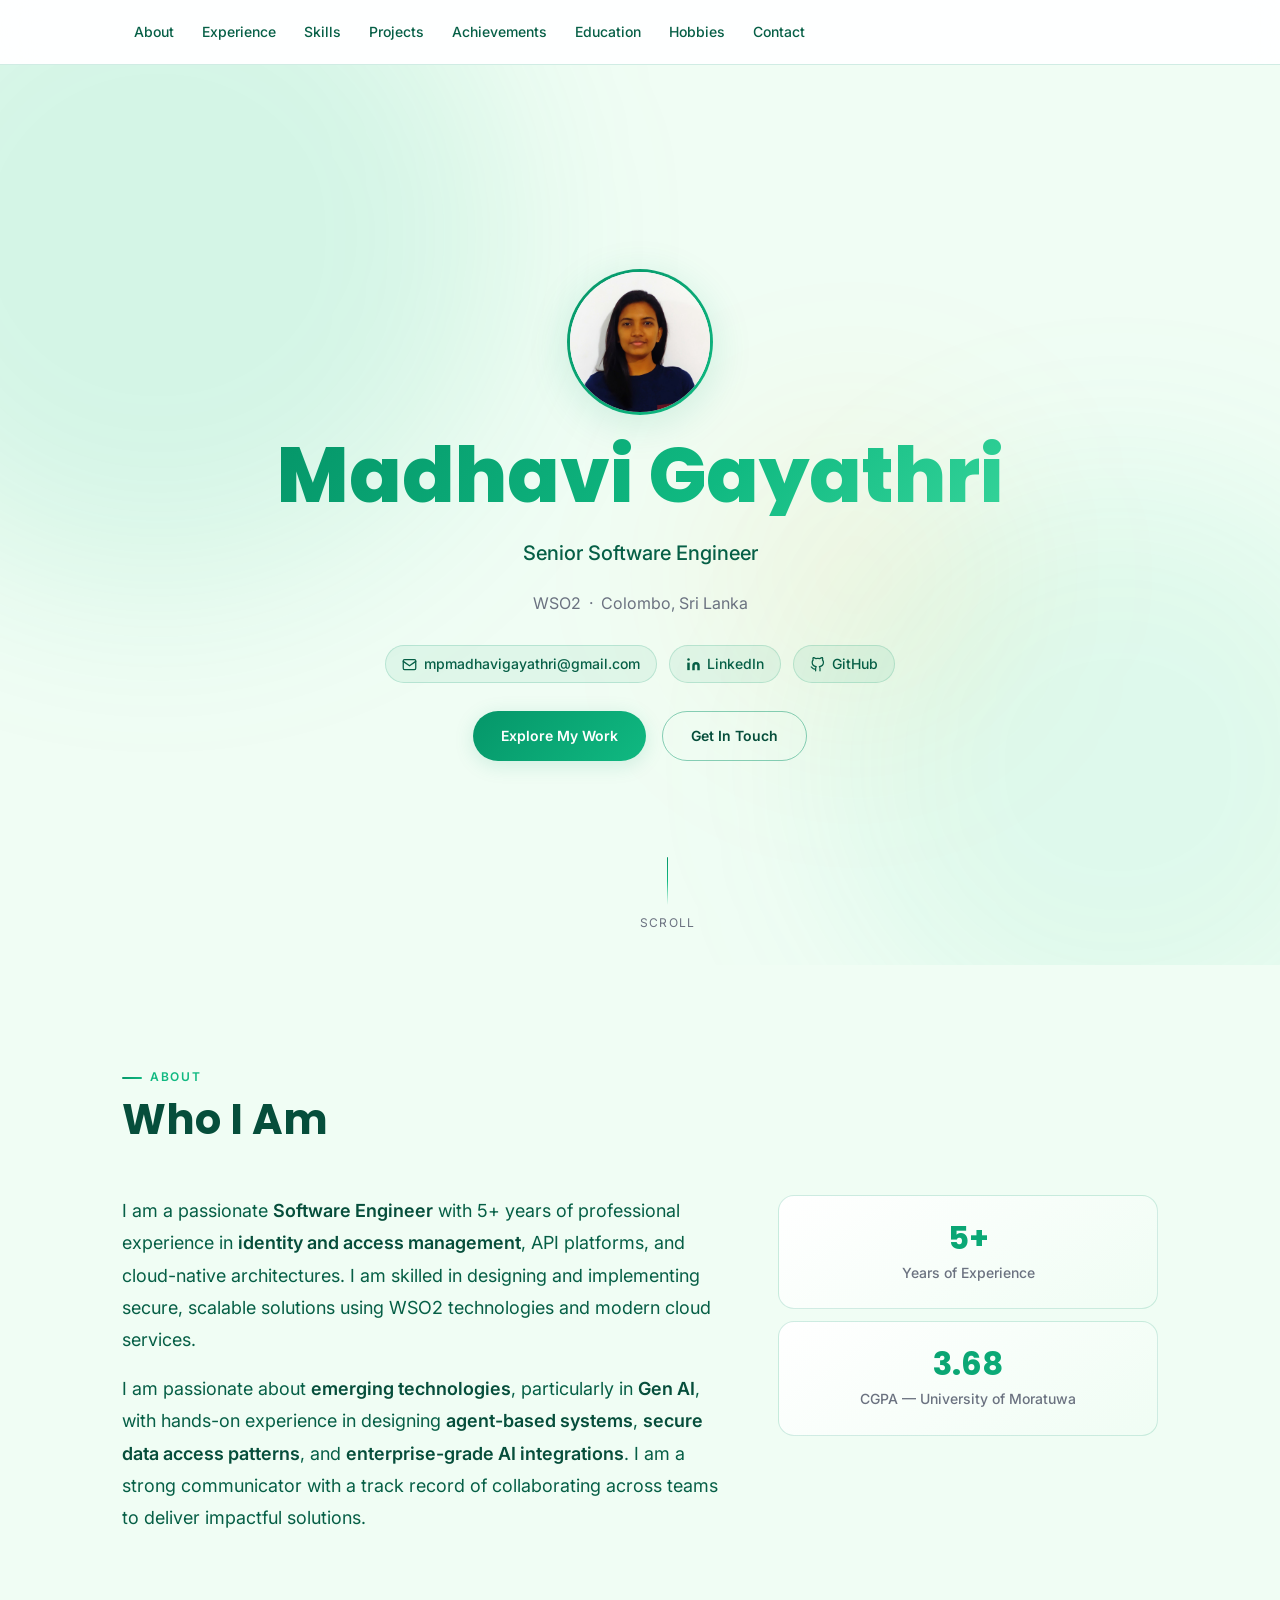
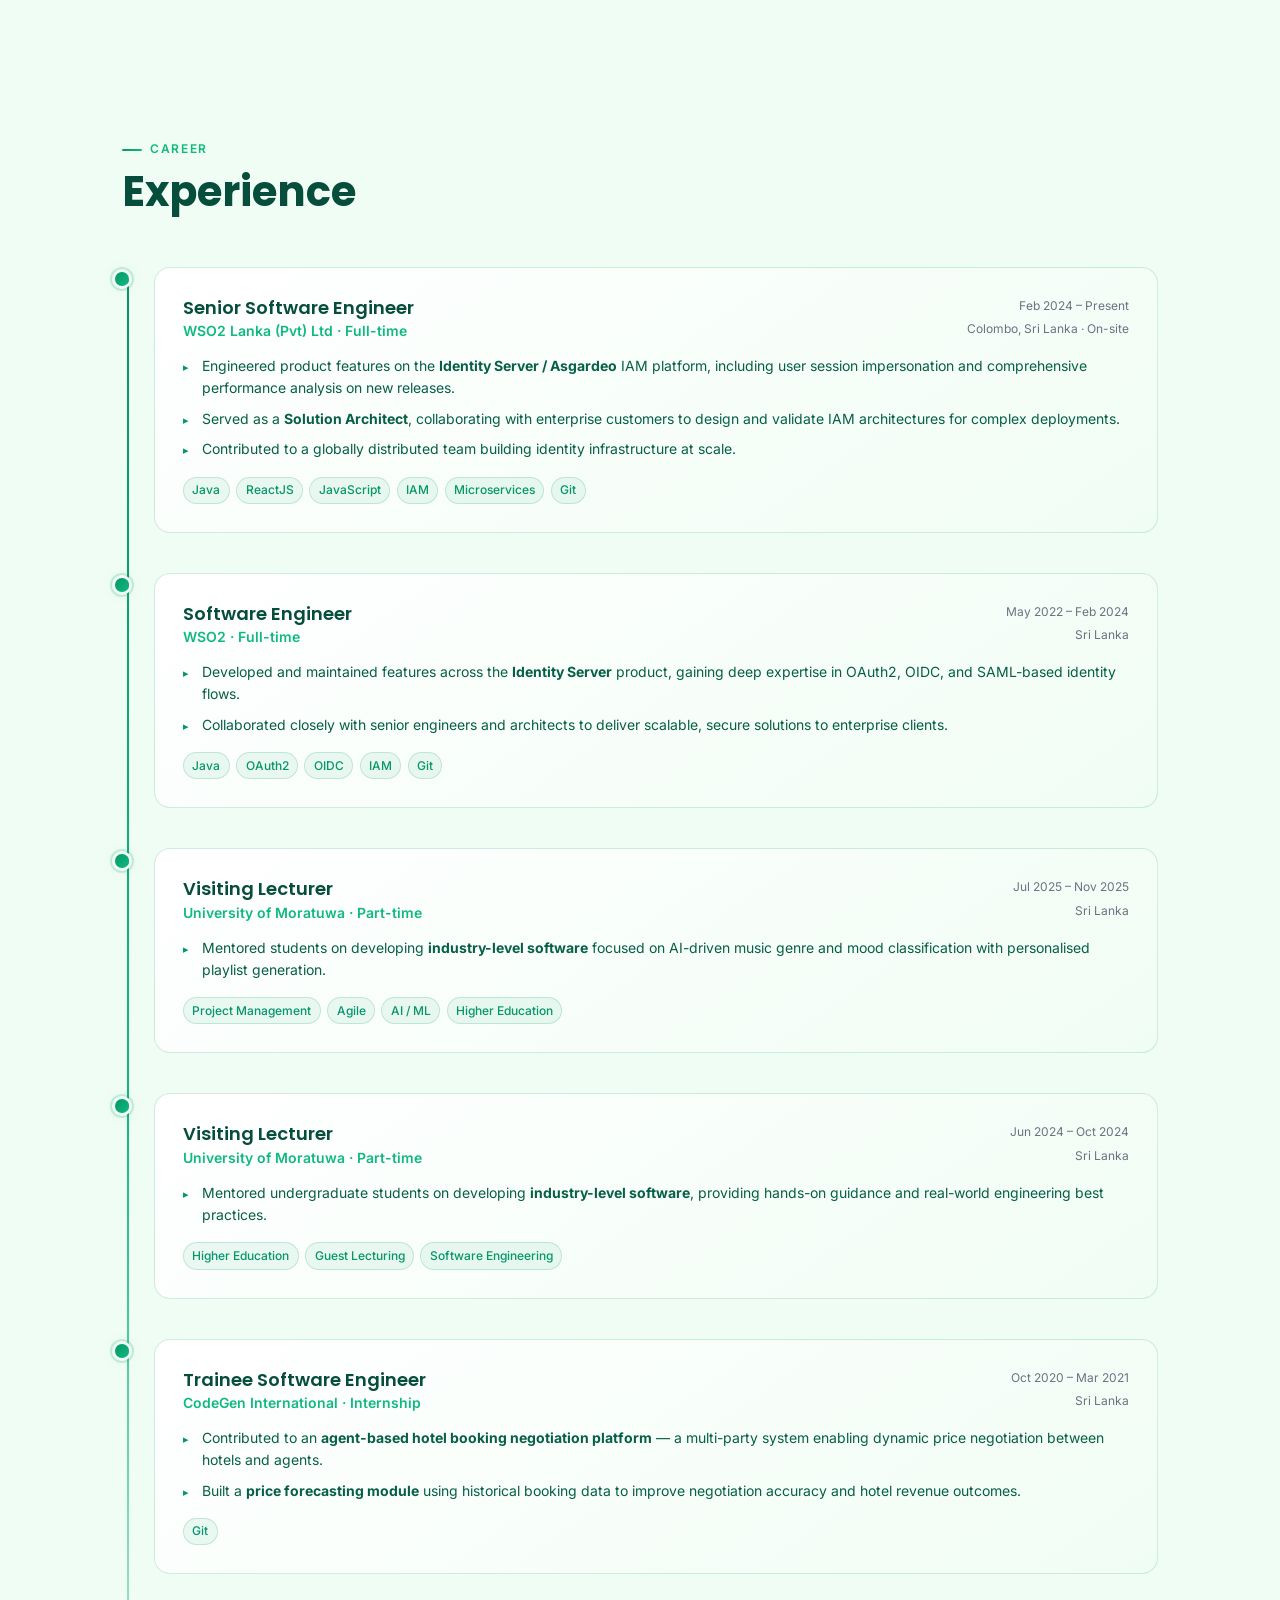
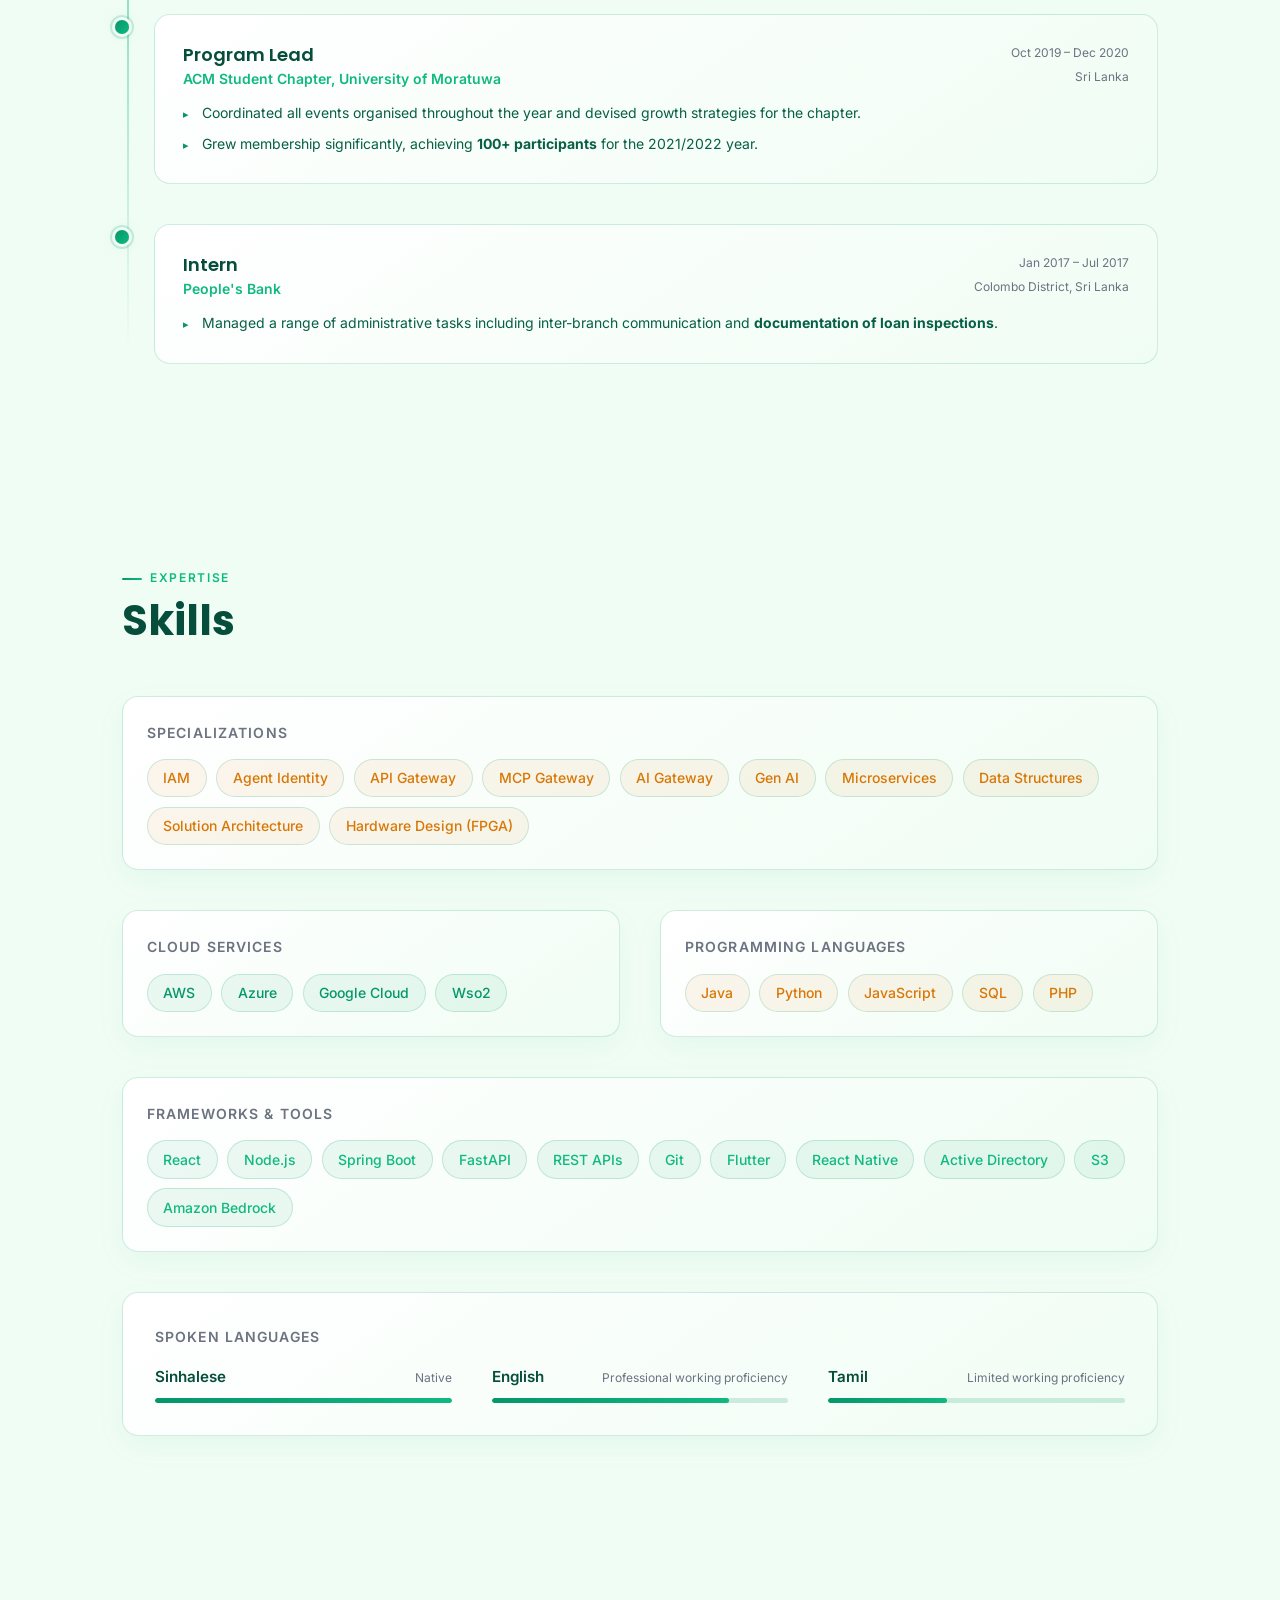
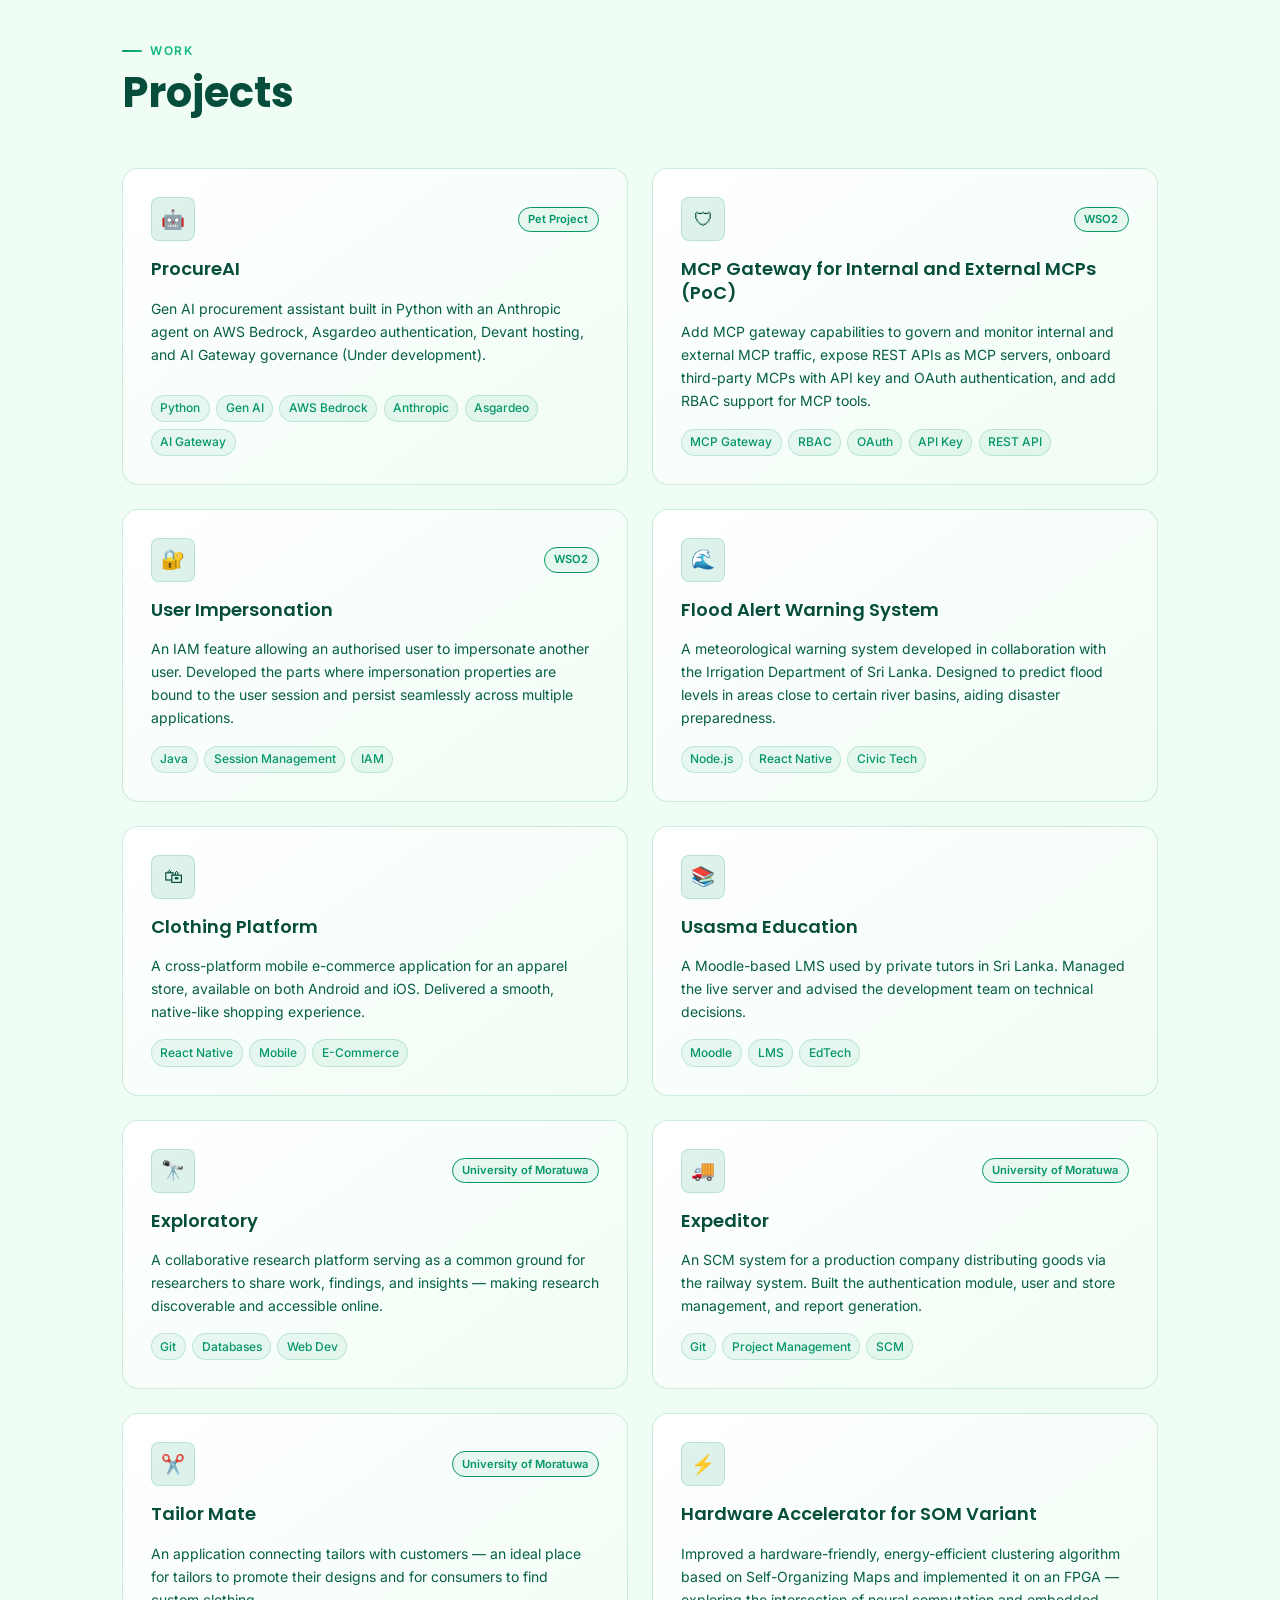
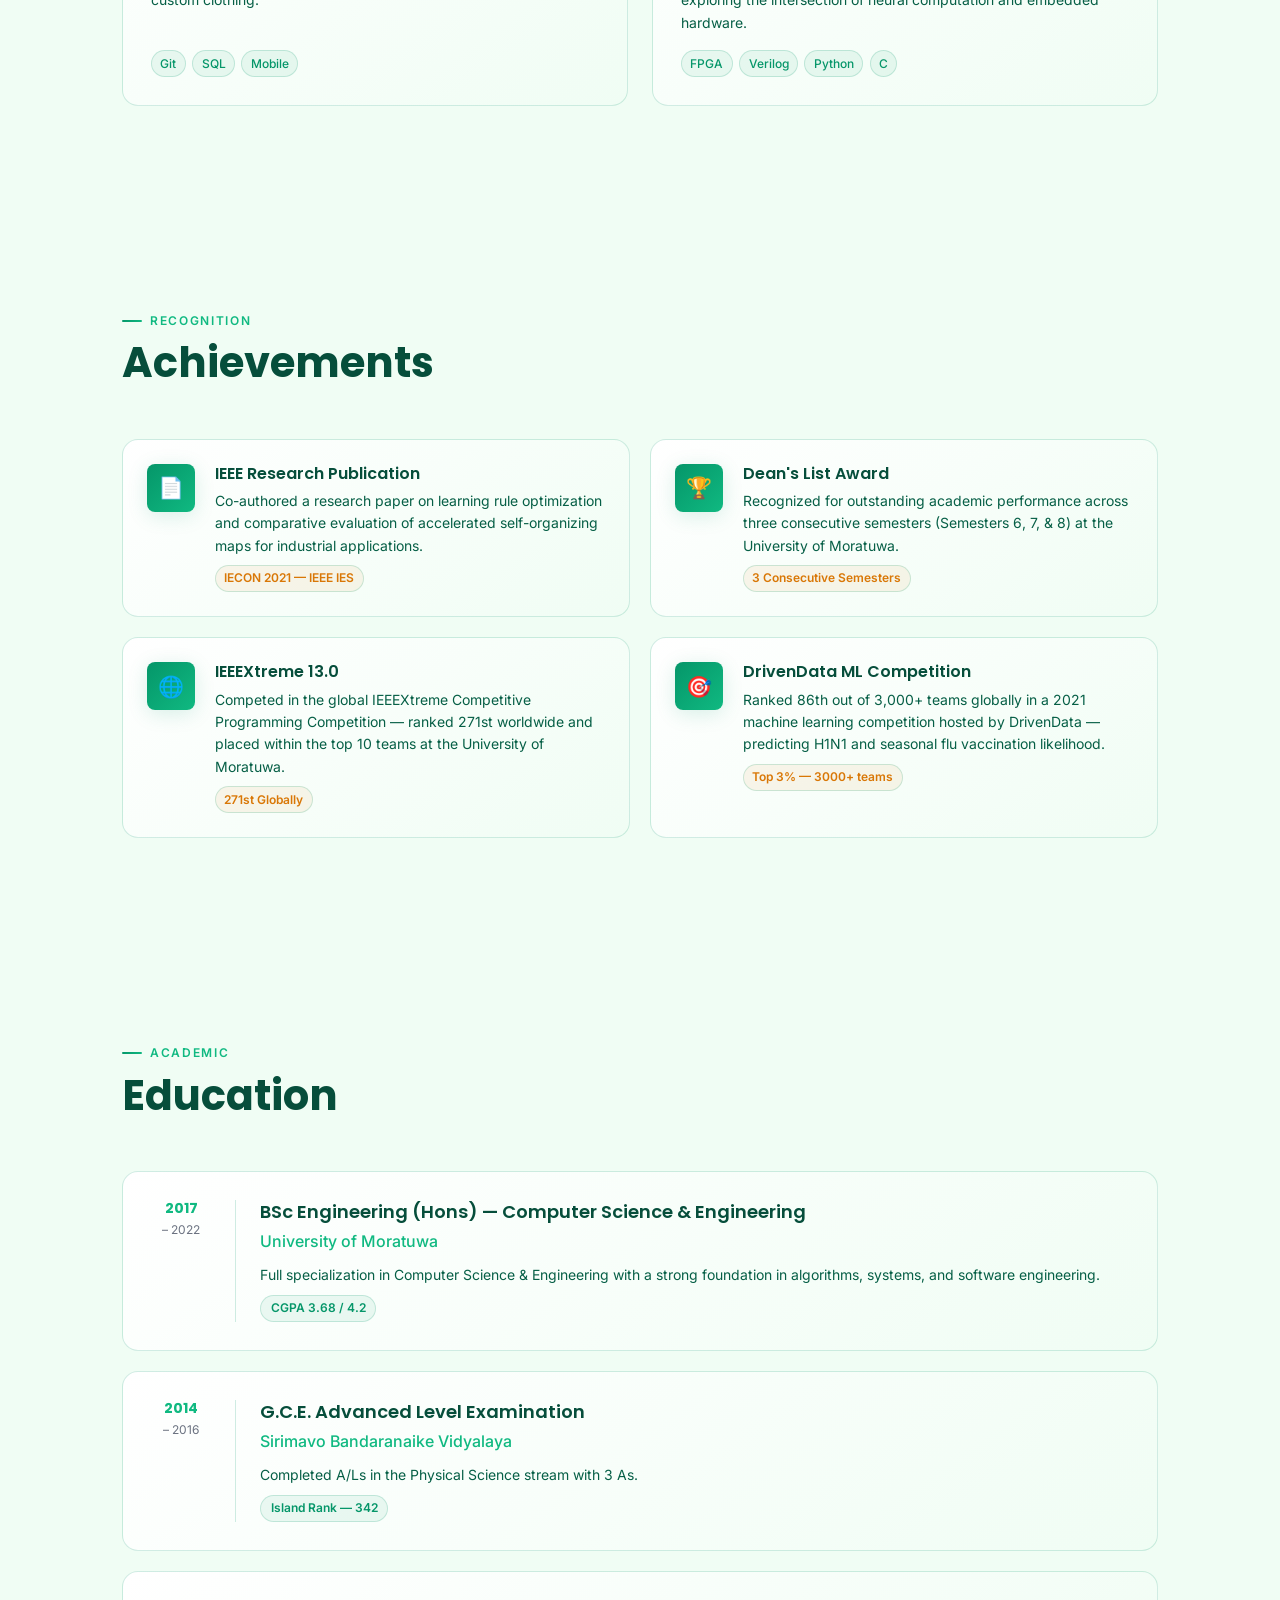
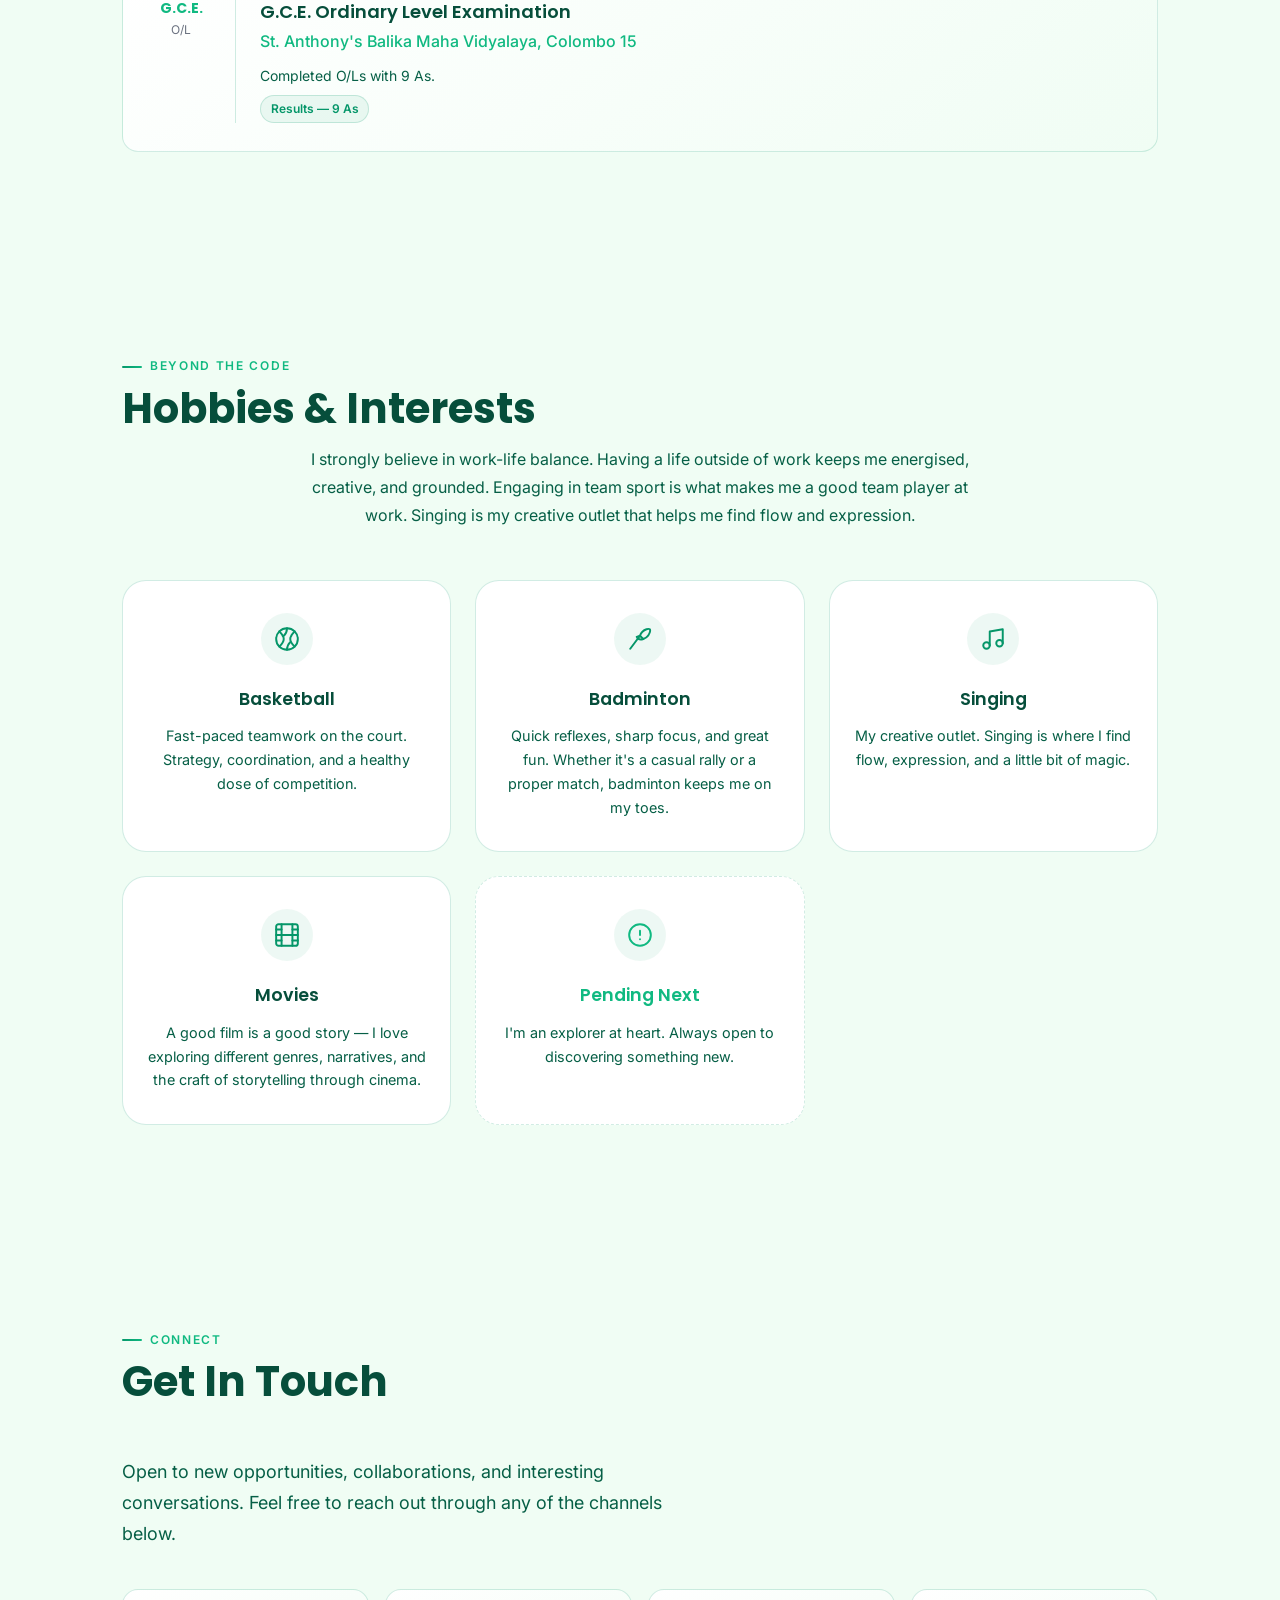
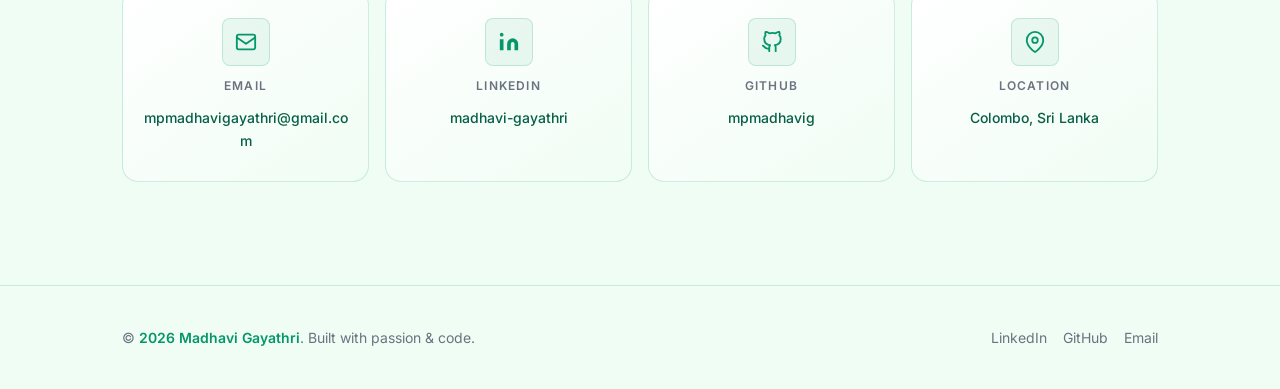
<file: src/index.html>
<!DOCTYPE html>
<html lang="en">
<head>
  <meta charset="UTF-8" />
  <meta name="viewport" content="width=device-width, initial-scale=1.0" />
  <meta name="description" content="Madhavi Gayathri — Senior Software Engineer specializing in Identity & Access Management, Java, and ReactJS." />
  <meta name="author" content="Madhavi Gayathri" />
  <meta property="og:title" content="Madhavi Gayathri — Software Engineer" />
  <meta property="og:description" content="Senior Software Engineer at WSO2, specializing in IAM, Java, and ReactJS." />
  <meta property="og:type" content="website" />
  <title>Madhavi Gayathri</title>
  <link rel="icon" type="image/svg+xml" href="resources/favicon.svg" />
  <link rel="stylesheet" href="resources/style.css" />
</head>
<body>

  <!-- ============================================================
       NAVBAR
  ============================================================ -->
  <header class="site-header" role="banner">
    <nav class="nav container" aria-label="Primary navigation">

      <ul class="nav__menu" id="nav-menu" role="list">
        <li><a class="nav__link" href="#about">About</a></li>
        <li><a class="nav__link" href="#experience">Experience</a></li>
        <li><a class="nav__link" href="#skills">Skills</a></li>
        <li><a class="nav__link" href="#projects">Projects</a></li>
        <li><a class="nav__link" href="#achievements">Achievements</a></li>
        <li><a class="nav__link" href="#education">Education</a></li>
        <li><a class="nav__link" href="#hobbies">Hobbies</a></li>
        <li><a class="nav__link" href="#contact">Contact</a></li>
      </ul>

      <div class="nav__actions">
        <button class="nav__toggle" aria-label="Toggle navigation" aria-expanded="false" aria-controls="nav-menu">
          <span></span>
          <span></span>
          <span></span>
        </button>
      </div>
    </nav>
  </header>

  <main>

    <!-- ============================================================
         HERO
    ============================================================ -->
    <section id="hero" class="hero" aria-label="Introduction">
      <div class="hero__orbs" aria-hidden="true">
        <div class="hero__orb hero__orb--1"></div>
        <div class="hero__orb hero__orb--2"></div>
        <div class="hero__orb hero__orb--3"></div>
      </div>

      <div class="hero__content container">

        <div class="hero__avatar-ring" aria-hidden="true">
          <div class="hero__avatar">
            <img src="resources/profile.jpg" alt="Madhavi Gayathri" />
          </div>
        </div>

        <h1 class="hero__name">Madhavi Gayathri</h1>

        <p class="hero__title">Senior Software Engineer</p>
        <p class="hero__sub">WSO2 &nbsp;&middot;&nbsp; Colombo, Sri Lanka</p>

        <div class="hero__links">
          <a class="hero__link" href="mailto:mpmadhavigayathri@gmail.com" aria-label="Send email">
            <svg viewBox="0 0 24 24" fill="none" stroke="currentColor" stroke-width="2" stroke-linecap="round" stroke-linejoin="round" aria-hidden="true"><rect x="2" y="4" width="20" height="16" rx="2"/><path d="m22 7-10 7L2 7"/></svg>
            mpmadhavigayathri@gmail.com
          </a>
          <a class="hero__link" href="https://linkedin.com/in/madhavi-gayathri" target="_blank" rel="noopener noreferrer" aria-label="LinkedIn profile">
            <svg viewBox="0 0 24 24" fill="currentColor" aria-hidden="true"><path d="M16 8a6 6 0 0 1 6 6v7h-4v-7a2 2 0 0 0-2-2 2 2 0 0 0-2 2v7h-4v-7a6 6 0 0 1 6-6z"/><rect x="2" y="9" width="4" height="12"/><circle cx="4" cy="4" r="2"/></svg>
            LinkedIn
          </a>
          <a class="hero__link" href="https://github.com/mpmadhavig" target="_blank" rel="noopener noreferrer" aria-label="GitHub profile">
            <svg viewBox="0 0 24 24" fill="none" stroke="currentColor" stroke-width="2" stroke-linecap="round" stroke-linejoin="round" aria-hidden="true"><path d="M9 19c-5 1.5-5-2.5-7-3m14 6v-3.87a3.37 3.37 0 0 0-.94-2.61c3.14-.35 6.44-1.54 6.44-7A5.44 5.44 0 0 0 20 4.77 5.07 5.07 0 0 0 19.91 1S18.73.65 16 2.48a13.38 13.38 0 0 0-7 0C6.27.65 5.09 1 5.09 1A5.07 5.07 0 0 0 5 4.77a5.44 5.44 0 0 0-1.5 3.78c0 5.42 3.3 6.61 6.44 7A3.37 3.37 0 0 0 9 18.13V22"/></svg>
            GitHub
          </a>
        </div>

        <div class="hero__cta">
          <a class="btn btn--primary" href="#about">Explore My Work</a>
          <a class="btn btn--ghost" href="#contact">Get In Touch</a>
        </div>
      </div>

      <div class="hero__scroll" aria-hidden="true">
        <div class="hero__scroll-line"></div>
        <span>scroll</span>
      </div>
    </section>

    <!-- ============================================================
         ABOUT
    ============================================================ -->
    <section id="about" aria-labelledby="about-heading">
      <div class="container">
        <div class="section-header">
          <p class="section-label">About</p>
          <h2 class="section-title" id="about-heading">Who I Am</h2>
        </div>

        <div class="about__grid">
          <div class="about__text" data-animate>
            <p>
                I am a passionate <strong>Software Engineer</strong> with <span id="years-exp-inline">—</span> years of professional experience in
                <strong>identity and access management</strong>, API platforms, and cloud-native architectures. I am skilled in designing and
                implementing secure, scalable solutions using WSO2 technologies and modern cloud services.
            </p>
            <p>
                I am passionate about <strong>emerging technologies</strong>, particularly in <strong>Gen AI</strong>, with hands-on experience in designing
                <strong>agent-based systems</strong>, <strong>secure data access patterns</strong>, and <strong>enterprise-grade AI integrations</strong>. I am a strong communicator
                with a track record of collaborating across teams to deliver impactful solutions.
            </p>
          </div>

          <div class="about__stats">
            <div class="stat-card" data-animate>
              <div class="stat-card__value" id="years-exp">—</div>
              <div class="stat-card__label">Years of Experience</div>
            </div>
            <div class="stat-card" data-animate>
              <div class="stat-card__value">3.68</div>
              <div class="stat-card__label">CGPA &mdash; University of Moratuwa</div>
            </div>
          </div>
        </div>
      </div>
    </section>

    <!-- ============================================================
         EXPERIENCE
    ============================================================ -->
    <section id="experience" aria-labelledby="experience-heading">
      <div class="container">
        <div class="section-header">
          <p class="section-label">Career</p>
          <h2 class="section-title" id="experience-heading">Experience</h2>
        </div>

        <div class="timeline">

          <!-- WSO2 — Senior SWE -->
          <div class="timeline__item" data-animate>
            <div class="timeline__dot" aria-hidden="true"></div>
            <div class="timeline__card">
              <div class="timeline__header">
                <div>
                  <h3 class="timeline__role">Senior Software Engineer</h3>
                  <div class="timeline__company">WSO2 Lanka (Pvt) Ltd &middot; Full-time</div>
                </div>
                <div class="timeline__meta">
                  <span class="timeline__period">Feb 2024 &ndash; Present</span>
                  <span class="timeline__location">Colombo, Sri Lanka &middot; On-site</span>
                </div>
              </div>
              <ul class="timeline__bullets">
                <li>Engineered product features on the <strong>Identity Server / Asgardeo</strong> IAM platform, including user session impersonation and comprehensive performance analysis on new releases.</li>
                <li>Served as a <strong>Solution Architect</strong>, collaborating with enterprise customers to design and validate IAM architectures for complex deployments.</li>
                <li>Contributed to a globally distributed team building identity infrastructure at scale.</li>
              </ul>
              <div class="timeline__tags">
                <span class="timeline__tag">Java</span>
                <span class="timeline__tag">ReactJS</span>
                <span class="timeline__tag">JavaScript</span>
                <span class="timeline__tag">IAM</span>
                <span class="timeline__tag">Microservices</span>
                <span class="timeline__tag">Git</span>
              </div>
            </div>
          </div>

          <!-- WSO2 — SWE -->
          <div class="timeline__item" data-animate>
            <div class="timeline__dot" aria-hidden="true"></div>
            <div class="timeline__card">
              <div class="timeline__header">
                <div>
                  <h3 class="timeline__role">Software Engineer</h3>
                  <div class="timeline__company">WSO2 &middot; Full-time</div>
                </div>
                <div class="timeline__meta">
                  <span class="timeline__period">May 2022 &ndash; Feb 2024</span>
                  <span class="timeline__location">Sri Lanka</span>
                </div>
              </div>
              <ul class="timeline__bullets">
                <li>Developed and maintained features across the <strong>Identity Server</strong> product, gaining deep expertise in OAuth2, OIDC, and SAML-based identity flows.</li>
                <li>Collaborated closely with senior engineers and architects to deliver scalable, secure solutions to enterprise clients.</li>
              </ul>
              <div class="timeline__tags">
                <span class="timeline__tag">Java</span>
                <span class="timeline__tag">OAuth2</span>
                <span class="timeline__tag">OIDC</span>
                <span class="timeline__tag">IAM</span>
                <span class="timeline__tag">Git</span>
              </div>
            </div>
          </div>

          <!-- UoM Visiting Lecturer 2025 -->
          <div class="timeline__item" data-animate>
            <div class="timeline__dot" aria-hidden="true"></div>
            <div class="timeline__card">
              <div class="timeline__header">
                <div>
                  <h3 class="timeline__role">Visiting Lecturer</h3>
                  <div class="timeline__company">University of Moratuwa &middot; Part-time</div>
                </div>
                <div class="timeline__meta">
                  <span class="timeline__period">Jul 2025 &ndash; Nov 2025</span>
                  <span class="timeline__location">Sri Lanka</span>
                </div>
              </div>
              <ul class="timeline__bullets">
                <li>Mentored students on developing <strong>industry-level software</strong> focused on AI-driven music genre and mood classification with personalised playlist generation.</li>
              </ul>
              <div class="timeline__tags">
                <span class="timeline__tag">Project Management</span>
                <span class="timeline__tag">Agile</span>
                <span class="timeline__tag">AI / ML</span>
                <span class="timeline__tag">Higher Education</span>
              </div>
            </div>
          </div>

          <!-- UoM Visiting Lecturer 2024 -->
          <div class="timeline__item" data-animate>
            <div class="timeline__dot" aria-hidden="true"></div>
            <div class="timeline__card">
              <div class="timeline__header">
                <div>
                  <h3 class="timeline__role">Visiting Lecturer</h3>
                  <div class="timeline__company">University of Moratuwa &middot; Part-time</div>
                </div>
                <div class="timeline__meta">
                  <span class="timeline__period">Jun 2024 &ndash; Oct 2024</span>
                  <span class="timeline__location">Sri Lanka</span>
                </div>
              </div>
              <ul class="timeline__bullets">
                <li>Mentored undergraduate students on developing <strong>industry-level software</strong>, providing hands-on guidance and real-world engineering best practices.</li>
              </ul>
              <div class="timeline__tags">
                <span class="timeline__tag">Higher Education</span>
                <span class="timeline__tag">Guest Lecturing</span>
                <span class="timeline__tag">Software Engineering</span>
              </div>
            </div>
          </div>

          <!-- Codegen -->
          <div class="timeline__item" data-animate>
            <div class="timeline__dot" aria-hidden="true"></div>
            <div class="timeline__card">
              <div class="timeline__header">
                <div>
                  <h3 class="timeline__role">Trainee Software Engineer</h3>
                  <div class="timeline__company">CodeGen International &middot; Internship</div>
                </div>
                <div class="timeline__meta">
                  <span class="timeline__period">Oct 2020 &ndash; Mar 2021</span>
                  <span class="timeline__location">Sri Lanka</span>
                </div>
              </div>
              <ul class="timeline__bullets">
                <li>Contributed to an <strong>agent-based hotel booking negotiation platform</strong> — a multi-party system enabling dynamic price negotiation between hotels and agents.</li>
                <li>Built a <strong>price forecasting module</strong> using historical booking data to improve negotiation accuracy and hotel revenue outcomes.</li>
              </ul>
              <div class="timeline__tags">
                <span class="timeline__tag">Git</span>
              </div>
            </div>
          </div>

          <!-- ACM -->
          <div class="timeline__item" data-animate>
            <div class="timeline__dot" aria-hidden="true"></div>
            <div class="timeline__card">
              <div class="timeline__header">
                <div>
                  <h3 class="timeline__role">Program Lead</h3>
                  <div class="timeline__company">ACM Student Chapter, University of Moratuwa</div>
                </div>
                <div class="timeline__meta">
                  <span class="timeline__period">Oct 2019 &ndash; Dec 2020</span>
                  <span class="timeline__location">Sri Lanka</span>
                </div>
              </div>
              <ul class="timeline__bullets">
                <li>Coordinated all events organised throughout the year and devised growth strategies for the chapter.</li>
                <li>Grew membership significantly, achieving <strong>100+ participants</strong> for the 2021/2022 year.</li>
              </ul>
            </div>
          </div>

          <!-- People's Bank -->
          <div class="timeline__item" data-animate>
            <div class="timeline__dot" aria-hidden="true"></div>
            <div class="timeline__card">
              <div class="timeline__header">
                <div>
                  <h3 class="timeline__role">Intern</h3>
                  <div class="timeline__company">People's Bank</div>
                </div>
                <div class="timeline__meta">
                  <span class="timeline__period">Jan 2017 &ndash; Jul 2017</span>
                  <span class="timeline__location">Colombo District, Sri Lanka</span>
                </div>
              </div>
              <ul class="timeline__bullets">
                <li>Managed a range of administrative tasks including inter-branch communication and <strong>documentation of loan inspections</strong>.</li>
              </ul>
            </div>
          </div>

        </div>
      </div>
    </section>

    <!-- ============================================================
         SKILLS
    ============================================================ -->
    <section id="skills" aria-labelledby="skills-heading">
      <div class="container">
        <div class="section-header">
          <p class="section-label">Expertise</p>
          <h2 class="section-title" id="skills-heading">Skills</h2>
        </div>

        <div class="skills__groups" data-animate>
          
          <div class="skill-group skill-group--featured">
            <h3 class="skill-group__label">Specializations</h3>
            <div class="skill-group__tags">
              <span class="skill-tag skill-tag--accent">IAM</span>
              <span class="skill-tag skill-tag--accent">Agent Identity</span>
              <span class="skill-tag skill-tag--accent">API Gateway</span>
              <span class="skill-tag skill-tag--accent">MCP Gateway</span>
              <span class="skill-tag skill-tag--accent">AI Gateway</span>
              <span class="skill-tag skill-tag--accent">Gen AI</span>
              <span class="skill-tag skill-tag--accent">Microservices</span>
              <span class="skill-tag skill-tag--accent">Data Structures</span>
              <span class="skill-tag skill-tag--accent">Solution Architecture</span>
              <span class="skill-tag skill-tag--accent">Hardware Design (FPGA)</span>
            </div>
          </div>

          <div class="skill-group" data-animate>
            <h3 class="skill-group__label">Cloud Services</h3>
            <div class="skill-group__tags">
              <span class="skill-tag skill-tag--primary">AWS</span>
              <span class="skill-tag skill-tag--primary">Azure</span>
              <span class="skill-tag skill-tag--primary">Google Cloud</span>
              <span class="skill-tag skill-tag--primary">Wso2</span>
            </div>
          </div>

          <div class="skill-group">
            <h3 class="skill-group__label">Programming Languages</h3>
            <div class="skill-group__tags">
              <span class="skill-tag skill-tag--accent">Java</span>
              <span class="skill-tag skill-tag--accent">Python</span>
              <span class="skill-tag skill-tag--accent">JavaScript</span>
              <span class="skill-tag skill-tag--accent">SQL</span>
              <span class="skill-tag skill-tag--accent">PHP</span>
            </div>
          </div>

          <div class="skill-group skill-group--featured">
            <h3 class="skill-group__label">Frameworks &amp; Tools</h3>
            <div class="skill-group__tags">
              <span class="skill-tag">React</span>
              <span class="skill-tag">Node.js</span>
              <span class="skill-tag">Spring Boot</span>
              <span class="skill-tag">FastAPI</span>
              <span class="skill-tag">REST APIs</span>
              <span class="skill-tag">Git</span>
              <span class="skill-tag">Flutter</span>
              <span class="skill-tag">React Native</span>
              <span class="skill-tag">Active Directory</span>
              <span class="skill-tag">S3</span>
              <span class="skill-tag">Amazon Bedrock</span>
            </div>
          </div>
        </div>


        <div class="languages__list" data-animate>
          <h3 class="skill-group__label">Spoken Languages</h3>
          <div class="languages__items">

            <div class="lang-item">
              <div class="lang-item__top">
                <span class="lang-item__name">Sinhalese</span>
                <span class="lang-item__level">Native</span>
              </div>
              <div class="lang-item__bar" aria-hidden="true">
                <div class="lang-item__fill" style="--pct: 100%"></div>
              </div>
            </div>

            <div class="lang-item">
              <div class="lang-item__top">
                <span class="lang-item__name">English</span>
                <span class="lang-item__level">Professional working proficiency</span>
              </div>
              <div class="lang-item__bar" aria-hidden="true">
                <div class="lang-item__fill" style="--pct: 80%"></div>
              </div>
            </div>

            <div class="lang-item">
              <div class="lang-item__top">
                <span class="lang-item__name">Tamil</span>
                <span class="lang-item__level">Limited working proficiency</span>
              </div>
              <div class="lang-item__bar" aria-hidden="true">
                <div class="lang-item__fill" style="--pct: 40%"></div>
              </div>
            </div>

          </div>
        </div>
      </div>
    </section>

    <!-- ============================================================
         PROJECTS
    ============================================================ -->
    <section id="projects" aria-labelledby="projects-heading">
      <div class="container">
        <div class="section-header">
          <p class="section-label">Work</p>
          <h2 class="section-title" id="projects-heading">Projects</h2>
        </div>

        <div class="projects__grid">

          <article class="project-card" data-animate>
            <div class="project-card__header">
              <div class="project-card__icon" aria-hidden="true">&#x1F916;</div>
              <span class="project-card__assoc">Pet Project</span>
            </div>
            <h3 class="project-card__title">ProcureAI</h3>
            <p class="project-card__desc">
              Gen AI procurement assistant built in Python with an Anthropic agent on AWS Bedrock, Asgardeo authentication, Devant hosting, and AI Gateway governance (Under development).
            </p>
            <div class="project-card__tags">
              <span class="project-card__tag">Python</span>
              <span class="project-card__tag">Gen AI</span>
              <span class="project-card__tag">AWS Bedrock</span>
              <span class="project-card__tag">Anthropic</span>
              <span class="project-card__tag">Asgardeo</span>
              <span class="project-card__tag">AI Gateway</span>
            </div>
          </article>

          <article class="project-card" data-animate>
            <div class="project-card__header">
              <div class="project-card__icon" aria-hidden="true">&#x1F6E1;</div>
              <span class="project-card__assoc">WSO2</span>
            </div>
            <h3 class="project-card__title">MCP Gateway for Internal and External MCPs (PoC)</h3>
            <p class="project-card__desc">
              Add MCP gateway capabilities to govern and monitor internal and external MCP traffic, expose REST APIs as MCP servers, onboard third-party MCPs with API key and OAuth authentication, and add RBAC support for MCP tools.
            </p>
            <div class="project-card__tags">
              <span class="project-card__tag">MCP Gateway</span>
              <span class="project-card__tag">RBAC</span>
              <span class="project-card__tag">OAuth</span>
              <span class="project-card__tag">API Key</span>
              <span class="project-card__tag">REST API</span>
            </div>
          </article>

          <article class="project-card" data-animate>
            <div class="project-card__header">
              <div class="project-card__icon" aria-hidden="true">&#x1F510;</div>
              <span class="project-card__assoc">WSO2</span>
            </div>
            <h3 class="project-card__title">User Impersonation</h3>
            <p class="project-card__desc">
              An IAM feature allowing an authorised user to impersonate another user. Developed the parts where impersonation properties are bound to the user session and persist seamlessly across multiple applications.
            </p>
            <div class="project-card__tags">
              <span class="project-card__tag">Java</span>
              <span class="project-card__tag">Session Management</span>
              <span class="project-card__tag">IAM</span>
            </div>
          </article>

          <article class="project-card" data-animate>
            <div class="project-card__header">
              <div class="project-card__icon" aria-hidden="true">&#x1F30A;</div>
            </div>
            <h3 class="project-card__title">Flood Alert Warning System</h3>
            <p class="project-card__desc">
              A meteorological warning system developed in collaboration with the Irrigation Department of Sri Lanka. Designed to predict flood levels in areas close to certain river basins, aiding disaster preparedness.
            </p>
            <div class="project-card__tags">
              <span class="project-card__tag">Node.js</span>
              <span class="project-card__tag">React Native</span>
              <span class="project-card__tag">Civic Tech</span>
            </div>
          </article>

          <article class="project-card" data-animate>
            <div class="project-card__header">
              <div class="project-card__icon" aria-hidden="true">&#x1F6CD;</div>
            </div>
            <h3 class="project-card__title">Clothing Platform</h3>
            <p class="project-card__desc">
              A cross-platform mobile e-commerce application for an apparel store, available on both Android and iOS. Delivered a smooth, native-like shopping experience.
            </p>
            <div class="project-card__tags">
              <span class="project-card__tag">React Native</span>
              <span class="project-card__tag">Mobile</span>
              <span class="project-card__tag">E-Commerce</span>
            </div>
          </article>

          <article class="project-card" data-animate>
            <div class="project-card__header">
              <div class="project-card__icon" aria-hidden="true">&#x1F4DA;</div>
            </div>
            <h3 class="project-card__title">Usasma Education</h3>
            <p class="project-card__desc">
              A Moodle-based LMS used by private tutors in Sri Lanka. Managed the live server and advised the development team on technical decisions.
            </p>
            <div class="project-card__tags">
              <span class="project-card__tag">Moodle</span>
              <span class="project-card__tag">LMS</span>
              <span class="project-card__tag">EdTech</span>
            </div>
          </article>

          <article class="project-card" data-animate>
            <div class="project-card__header">
              <div class="project-card__icon" aria-hidden="true">&#x1F52D;</div>
              <span class="project-card__assoc">University of Moratuwa</span>
            </div>
            <h3 class="project-card__title">Exploratory</h3>
            <p class="project-card__desc">
              A collaborative research platform serving as a common ground for researchers to share work, findings, and insights — making research discoverable and accessible online.
            </p>
            <div class="project-card__tags">
              <span class="project-card__tag">Git</span>
              <span class="project-card__tag">Databases</span>
              <span class="project-card__tag">Web Dev</span>
            </div>
          </article>

          <article class="project-card" data-animate>
            <div class="project-card__header">
              <div class="project-card__icon" aria-hidden="true">&#x1F69A;</div>
              <span class="project-card__assoc">University of Moratuwa</span>
            </div>
            <h3 class="project-card__title">Expeditor</h3>
            <p class="project-card__desc">
              An SCM system for a production company distributing goods via the railway system. Built the authentication module, user and store management, and report generation.
            </p>
            <div class="project-card__tags">
              <span class="project-card__tag">Git</span>
              <span class="project-card__tag">Project Management</span>
              <span class="project-card__tag">SCM</span>
            </div>
          </article>

          <article class="project-card" data-animate>
            <div class="project-card__header">
              <div class="project-card__icon" aria-hidden="true">&#x2702;&#xFE0F;</div>
              <span class="project-card__assoc">University of Moratuwa</span>
            </div>
            <h3 class="project-card__title">Tailor Mate</h3>
            <p class="project-card__desc">
              An application connecting tailors with customers — an ideal place for tailors to promote their designs and for consumers to find custom clothing.
            </p>
            <div class="project-card__tags">
              <span class="project-card__tag">Git</span>
              <span class="project-card__tag">SQL</span>
              <span class="project-card__tag">Mobile</span>
            </div>
          </article>

          <article class="project-card" data-animate>
            <div class="project-card__header">
              <div class="project-card__icon" aria-hidden="true">&#x26A1;</div>
            </div>
            <h3 class="project-card__title">Hardware Accelerator for SOM Variant</h3>
            <p class="project-card__desc">
              Improved a hardware-friendly, energy-efficient clustering algorithm based on Self-Organizing Maps and implemented it on an FPGA — exploring the intersection of neural computation and embedded hardware.
            </p>
            <div class="project-card__tags">
              <span class="project-card__tag">FPGA</span>
              <span class="project-card__tag">Verilog</span>
              <span class="project-card__tag">Python</span>
              <span class="project-card__tag">C</span>
            </div>
          </article>

        </div>
      </div>
    </section>

    <!-- ============================================================
         ACHIEVEMENTS
    ============================================================ -->
    <section id="achievements" aria-labelledby="achievements-heading">
      <div class="container">
        <div class="section-header">
          <p class="section-label">Recognition</p>
          <h2 class="section-title" id="achievements-heading">Achievements</h2>
        </div>

        <div class="achievements__grid">

          <div class="achievement-card" data-animate>
            <div class="achievement-card__icon" aria-hidden="true">&#x1F4C4;</div>
            <div class="achievement-card__body">
              <h3 class="achievement-card__title">IEEE Research Publication</h3>
              <p class="achievement-card__desc">
                Co-authored a research paper on learning rule optimization and comparative
                evaluation of accelerated self-organizing maps for industrial applications.
              </p>
              <span class="achievement-card__badge">IECON 2021 &mdash; IEEE IES</span>
            </div>
          </div>

          <div class="achievement-card" data-animate>
            <div class="achievement-card__icon" aria-hidden="true">&#x1F3C6;</div>
            <div class="achievement-card__body">
              <h3 class="achievement-card__title">Dean's List Award</h3>
              <p class="achievement-card__desc">
                Recognized for outstanding academic performance across three consecutive
                semesters (Semesters 6, 7, &amp; 8) at the University of Moratuwa.
              </p>
              <span class="achievement-card__badge">3 Consecutive Semesters</span>
            </div>
          </div>

          <div class="achievement-card" data-animate>
            <div class="achievement-card__icon" aria-hidden="true">&#x1F310;</div>
            <div class="achievement-card__body">
              <h3 class="achievement-card__title">IEEEXtreme 13.0</h3>
              <p class="achievement-card__desc">
                Competed in the global IEEEXtreme Competitive Programming Competition &mdash;
                ranked 271st worldwide and placed within the top 10 teams at
                the University of Moratuwa.
              </p>
              <span class="achievement-card__badge">271st Globally</span>
            </div>
          </div>

          <div class="achievement-card" data-animate>
            <div class="achievement-card__icon" aria-hidden="true">&#x1F3AF;</div>
            <div class="achievement-card__body">
              <h3 class="achievement-card__title">DrivenData ML Competition</h3>
              <p class="achievement-card__desc">
                Ranked 86th out of 3,000+ teams globally in a 2021 machine learning
                competition hosted by DrivenData &mdash; predicting H1N1 and seasonal flu
                vaccination likelihood.
              </p>
              <span class="achievement-card__badge">Top 3% &mdash; 3000+ teams</span>
            </div>
          </div>

        </div>
      </div>
    </section>

    <!-- ============================================================
         EDUCATION
    ============================================================ -->
    <section id="education" aria-labelledby="education-heading">
      <div class="container">
        <div class="section-header">
          <p class="section-label">Academic</p>
          <h2 class="section-title" id="education-heading">Education</h2>
        </div>

        <div class="education__list">

          <div class="edu-card" data-animate>
            <div class="edu-card__year-block">
              <div class="edu-card__year">2017</div>
              <div class="edu-card__year-range">&ndash; 2022</div>
            </div>
            <div class="edu-card__divider" aria-hidden="true"></div>
            <div class="edu-card__body">
              <h3 class="edu-card__degree">BSc Engineering (Hons) &mdash; Computer Science &amp; Engineering</h3>
              <p class="edu-card__institution">University of Moratuwa</p>
              <p class="edu-card__detail">Full specialization in Computer Science &amp; Engineering with a strong foundation in algorithms, systems, and software engineering.</p>
              <span class="edu-card__cgpa">CGPA 3.68 / 4.2</span>
            </div>
          </div>

          <div class="edu-card" data-animate>
            <div class="edu-card__year-block">
              <div class="edu-card__year">2014</div>
              <div class="edu-card__year-range">&ndash; 2016</div>
            </div>
            <div class="edu-card__divider" aria-hidden="true"></div>
            <div class="edu-card__body">
              <h3 class="edu-card__degree">G.C.E. Advanced Level Examination</h3>
              <p class="edu-card__institution">Sirimavo Bandaranaike Vidyalaya</p>
              <p class="edu-card__detail">Completed A/Ls in the Physical Science stream with 3 As.</p>
              <span class="edu-card__cgpa">Island Rank &mdash; 342</span>
            </div>
          </div>

          <div class="edu-card" data-animate>
            <div class="edu-card__year-block">
              <div class="edu-card__year">G.C.E.</div>
              <div class="edu-card__year-range">O/L</div>
            </div>
            <div class="edu-card__divider" aria-hidden="true"></div>
            <div class="edu-card__body">
              <h3 class="edu-card__degree">G.C.E. Ordinary Level Examination</h3>
              <p class="edu-card__institution">St. Anthony's Balika Maha Vidyalaya, Colombo 15</p>
              <p class="edu-card__detail">Completed O/Ls with 9 As.</p>
              <span class="edu-card__cgpa">Results &mdash; 9 As</span>
            </div>
          </div>

        </div>
      </div>
    </section>

    <!-- ============================================================
         HOBBIES
    ============================================================ -->
    <section id="hobbies" aria-labelledby="hobbies-heading">
      <div class="container">
        <div class="section-header">
          <p class="section-label">Beyond the Code</p>
          <h2 class="section-title" id="hobbies-heading">Hobbies &amp; Interests</h2>
          <p class="section-desc">
            I strongly believe in work-life balance. Having a life outside of work keeps me energised,
            creative, and grounded. Engaging in team sport is what makes me a good team player at work.
            Singing is my creative outlet that helps me find flow and expression.
          </p>
        </div>

        <div class="hobbies__grid">

          <div class="hobby-card" data-animate>
            <div class="hobby-card__icon" aria-hidden="true">
              <svg viewBox="0 0 24 24" fill="none" stroke="currentColor" stroke-width="1.8" stroke-linecap="round" stroke-linejoin="round"><circle cx="12" cy="12" r="10"/><path d="M4.93 4.93C7.24 7.24 9 9.5 9 12s-1.76 4.76-4.07 7.07M19.07 4.93C16.76 7.24 15 9.5 15 12s1.76 4.76 4.07 7.07M12 2c0 2.76-1.12 5.24-2.93 7.07M12 22c0-2.76 1.12-5.24 2.93-7.07"/></svg>
            </div>
            <h3 class="hobby-card__title">Basketball</h3>
            <p class="hobby-card__desc">Fast-paced teamwork on the court. Strategy, coordination, and a healthy dose of competition.</p>
          </div>

          <div class="hobby-card" data-animate>
            <div class="hobby-card__icon" aria-hidden="true">
              <!-- Badminton shuttlecock-inspired icon -->
              <svg viewBox="0 0 24 24" fill="none" stroke="currentColor" stroke-width="1.8" stroke-linecap="round" stroke-linejoin="round"><path d="M3 21 L12 9"/><path d="M12 9 C13 6 15 4 18 3 C21 2 22 3 21 6 C20 9 18 11 15 12 C12 13 10 12 9 10Z"/><line x1="15" y1="12" x2="12" y2="9"/></svg>
            </div>
            <h3 class="hobby-card__title">Badminton</h3>
            <p class="hobby-card__desc">Quick reflexes, sharp focus, and great fun. Whether it's a casual rally or a proper match, badminton keeps me on my toes.</p>
          </div>

          <div class="hobby-card" data-animate>
            <div class="hobby-card__icon" aria-hidden="true">
              <svg viewBox="0 0 24 24" fill="none" stroke="currentColor" stroke-width="1.8" stroke-linecap="round" stroke-linejoin="round"><path d="M9 18V5l12-2v13"/><circle cx="6" cy="18" r="3"/><circle cx="18" cy="16" r="3"/></svg>
            </div>
            <h3 class="hobby-card__title">Singing</h3>
            <p class="hobby-card__desc">My creative outlet. Singing is where I find flow, expression, and a little bit of magic.</p>
          </div>

          <div class="hobby-card" data-animate>
            <div class="hobby-card__icon" aria-hidden="true">
              <svg viewBox="0 0 24 24" fill="none" stroke="currentColor" stroke-width="1.8" stroke-linecap="round" stroke-linejoin="round"><rect x="2" y="2" width="20" height="20" rx="2.18" ry="2.18"/><line x1="7" y1="2" x2="7" y2="22"/><line x1="17" y1="2" x2="17" y2="22"/><line x1="2" y1="12" x2="22" y2="12"/><line x1="2" y1="7" x2="7" y2="7"/><line x1="2" y1="17" x2="7" y2="17"/><line x1="17" y1="17" x2="22" y2="17"/><line x1="17" y1="7" x2="22" y2="7"/></svg>
            </div>
            <h3 class="hobby-card__title">Movies</h3>
            <p class="hobby-card__desc">A good film is a good story — I love exploring different genres, narratives, and the craft of storytelling through cinema.</p>
          </div>

          <div class="hobby-card hobby-card--pending" data-animate>
            <div class="hobby-card__icon" aria-hidden="true">
              <svg viewBox="0 0 24 24" fill="none" stroke="currentColor" stroke-width="1.8" stroke-linecap="round" stroke-linejoin="round"><circle cx="12" cy="12" r="10"/><line x1="12" y1="8" x2="12" y2="12"/><line x1="12" y1="16" x2="12.01" y2="16"/></svg>
            </div>
            <h3 class="hobby-card__title">Pending Next</h3>
            <p class="hobby-card__desc">I'm an explorer at heart. Always open to discovering something new.</p>
          </div>

        </div>
      </div>
    </section>

    <!-- ============================================================
         CONTACT
    ============================================================ -->
    <section id="contact" aria-labelledby="contact-heading">
      <div class="container">
        <div class="section-header">
          <p class="section-label">Connect</p>
          <h2 class="section-title" id="contact-heading">Get In Touch</h2>
        </div>

        <p class="contact__intro">
          Open to new opportunities, collaborations, and interesting conversations.
          Feel free to reach out through any of the channels below.
        </p>

        <div class="contact__cards">

          <a class="contact-card" href="mailto:mpmadhavigayathri@gmail.com" data-animate aria-label="Send email to Madhavi">
            <div class="contact-card__icon">
              <svg viewBox="0 0 24 24" fill="none" stroke="currentColor" stroke-width="2" stroke-linecap="round" stroke-linejoin="round" aria-hidden="true"><rect x="2" y="4" width="20" height="16" rx="2"/><path d="m22 7-10 7L2 7"/></svg>
            </div>
            <span class="contact-card__label">Email</span>
            <span class="contact-card__value">mpmadhavigayathri<wbr>@gmail.com</span>
          </a>

          <a class="contact-card" href="https://linkedin.com/in/madhavi-gayathri" target="_blank" rel="noopener noreferrer" data-animate aria-label="LinkedIn profile">
            <div class="contact-card__icon">
              <svg viewBox="0 0 24 24" fill="currentColor" aria-hidden="true"><path d="M16 8a6 6 0 0 1 6 6v7h-4v-7a2 2 0 0 0-2-2 2 2 0 0 0-2 2v7h-4v-7a6 6 0 0 1 6-6z"/><rect x="2" y="9" width="4" height="12"/><circle cx="4" cy="4" r="2"/></svg>
            </div>
            <span class="contact-card__label">LinkedIn</span>
            <span class="contact-card__value">madhavi-gayathri</span>
          </a>

          <a class="contact-card" href="https://github.com/mpmadhavig" target="_blank" rel="noopener noreferrer" data-animate aria-label="GitHub profile">
            <div class="contact-card__icon">
              <svg viewBox="0 0 24 24" fill="none" stroke="currentColor" stroke-width="2" stroke-linecap="round" stroke-linejoin="round" aria-hidden="true"><path d="M9 19c-5 1.5-5-2.5-7-3m14 6v-3.87a3.37 3.37 0 0 0-.94-2.61c3.14-.35 6.44-1.54 6.44-7A5.44 5.44 0 0 0 20 4.77 5.07 5.07 0 0 0 19.91 1S18.73.65 16 2.48a13.38 13.38 0 0 0-7 0C6.27.65 5.09 1 5.09 1A5.07 5.07 0 0 0 5 4.77a5.44 5.44 0 0 0-1.5 3.78c0 5.42 3.3 6.61 6.44 7A3.37 3.37 0 0 0 9 18.13V22"/></svg>
            </div>
            <span class="contact-card__label">GitHub</span>
            <span class="contact-card__value">mpmadhavig</span>
          </a>

          <div class="contact-card" data-animate>
            <div class="contact-card__icon">
              <svg viewBox="0 0 24 24" fill="none" stroke="currentColor" stroke-width="2" stroke-linecap="round" stroke-linejoin="round" aria-hidden="true"><path d="M21 10c0 7-9 13-9 13s-9-6-9-13a9 9 0 0 1 18 0z"/><circle cx="12" cy="10" r="3"/></svg>
            </div>
            <span class="contact-card__label">Location</span>
            <span class="contact-card__value">Colombo, Sri Lanka</span>
          </div>

        </div>
      </div>
    </section>

  </main>

  <!-- ============================================================
       FOOTER
  ============================================================ -->
  <footer class="site-footer" role="contentinfo">
    <div class="footer__inner container">
      <p class="footer__copy">
        &copy; <span id="footer-year"></span> <span>Madhavi Gayathri</span>. Built with passion &amp; code.
      </p>
      <div class="footer__links">
        <a class="footer__link" href="https://linkedin.com/in/madhavi-gayathri" target="_blank" rel="noopener noreferrer" aria-label="LinkedIn">LinkedIn</a>
        <a class="footer__link" href="https://github.com/mpmadhavig" target="_blank" rel="noopener noreferrer" aria-label="GitHub">GitHub</a>
        <a class="footer__link" href="mailto:mpmadhavigayathri@gmail.com" aria-label="Email">Email</a>
      </div>
    </div>
  </footer>

  <script src="resources/script.js" defer></script>
</body>
</html>
</file>
<file: src/resources/style.css>
/* ============================================================
   MADHAVI GAYATHRI — Portfolio CSS
   ============================================================ */

@import url('https://fonts.googleapis.com/css2?family=Inter:wght@300;400;500;600&family=Poppins:wght@600;700;800&display=swap');

/* ============================================================
   Design Tokens — Light Theme (sole theme)
   ============================================================ */
:root {
  --color-primary:    #059669;
  --color-secondary:  #10B981;
  --color-accent:     #D97706;

  --bg-page:          #F0FDF4;
  --bg-card:          #ffffff;
  --bg-card-hover:    #ECFDF5;
  --bg-nav:           rgba(255, 255, 255, 0.92);
  --bg-mobile-menu:   #ffffff;

  --text-primary:     #064E3B;
  --text-secondary:   #065F46;
  --text-muted:       #6B7280;

  --border:           rgba(5, 150, 105, 0.18);
  --border-subtle:    rgba(5, 150, 105, 0.18);
  --border-hover:     rgba(5, 150, 105, 0.45);
  --glow-primary:     rgba(5, 150, 105, 0.15);
  --glow-secondary:   rgba(16, 185, 129, 0.12);
  --glow-accent:      rgba(217, 119, 6, 0.18);
  --shadow-scrolled:  rgba(0, 0, 0, 0.10);

  --orb-1:  rgba(16, 185, 129, 0.12);
  --orb-2:  rgba(52, 211, 153, 0.09);
  --orb-3:  rgba(245, 158, 11, 0.07);

  --tint-primary:      rgba(5, 150, 105, 0.07);
  --tint-primary-low:  rgba(5, 150, 105, 0.07);
  --tint-primary-mid:  rgba(5, 150, 105, 0.12);
  --tint-primary-high: rgba(5, 150, 105, 0.18);
  --tint-accent-low:   rgba(217, 119, 6, 0.07);
  --tint-accent-mid:   rgba(217, 119, 6, 0.15);

  --gradient-hero:  linear-gradient(135deg, #059669 0%, #10B981 100%);
  --gradient-text:  linear-gradient(135deg, #059669 0%, #10B981 60%, #34D399 100%);
  --gradient-card:  linear-gradient(145deg, #ffffff, #F0FDF4);
  --gradient-line:  linear-gradient(to bottom, #059669, #10B981, transparent);

  --font-heading: 'Poppins', sans-serif;
  --font-body:    'Inter', sans-serif;

  --text-xs:   0.75rem;
  --text-sm:   0.875rem;
  --text-base: 1rem;
  --text-lg:   1.125rem;
  --text-xl:   1.25rem;
  --text-2xl:  clamp(1.4rem, 3vw, 2rem);
  --text-3xl:  clamp(1.8rem, 4vw, 2.6rem);
  --text-hero: clamp(2.6rem, 7vw, 4.8rem);

  --radius-sm: 8px;
  --radius-md: 16px;
  --radius-lg: 24px;

  --transition-fast: 0.2s ease;
  --transition-base: 0.3s ease;
  --transition-slow: 0.6s ease;
}

/* ============================================================
   Reset & Base
   ============================================================ */
*, *::before, *::after {
  box-sizing: border-box;
  margin: 0;
  padding: 0;
}

html {
  scroll-behavior: smooth;
  font-size: 16px;
  -webkit-text-size-adjust: 100%;
}

body {
  font-family: var(--font-body);
  font-size: var(--text-base);
  line-height: 1.7;
  color: var(--text-primary);
  background-color: var(--bg-page);
  overflow-x: hidden;
  transition: background-color 0.35s ease, color 0.35s ease;
}

img, svg { display: block; max-width: 100%; }
a { color: inherit; text-decoration: none; }
ul, ol { list-style: none; }
button { cursor: pointer; border: none; background: none; font-family: inherit; }

/* ============================================================
   Utilities
   ============================================================ */
.container {
  max-width: 1100px;
  margin-inline: auto;
  padding-inline: clamp(1.25rem, 5vw, 2rem);
}

section {
  padding-block: clamp(4.5rem, 8vw, 7rem);
}

.section-label {
  font-size: var(--text-xs);
  font-weight: 600;
  letter-spacing: 0.14em;
  text-transform: uppercase;
  color: var(--color-secondary);
  display: flex;
  align-items: center;
  gap: 0.5rem;
  margin-bottom: 0.5rem;
}

.section-label::before {
  content: '';
  display: inline-block;
  width: 20px;
  height: 2px;
  background: var(--gradient-hero);
  border-radius: 2px;
}

.section-title {
  font-family: var(--font-heading);
  font-size: var(--text-3xl);
  font-weight: 700;
  color: var(--text-primary);
  line-height: 1.15;
  margin-bottom: 0.25rem;
}

.section-header {
  margin-bottom: clamp(2rem, 4vw, 3.5rem);
}

/* Buttons */
.btn {
  display: inline-flex;
  align-items: center;
  gap: 0.5rem;
  padding: 0.75rem 1.75rem;
  border-radius: 999px;
  font-family: var(--font-body);
  font-size: var(--text-sm);
  font-weight: 600;
  transition: transform var(--transition-base), box-shadow var(--transition-base), background var(--transition-base);
  white-space: nowrap;
}

.btn--primary {
  background: var(--gradient-hero);
  color: #fff;
  box-shadow: 0 4px 20px var(--glow-primary);
}

.btn--primary:hover {
  transform: translateY(-2px);
  box-shadow: 0 8px 30px var(--glow-primary);
}

.btn--ghost {
  background: transparent;
  color: var(--text-primary);
  border: 1.5px solid var(--border-hover);
}

.btn--ghost:hover {
  background: var(--tint-primary-low);
  border-color: var(--color-primary);
  transform: translateY(-2px);
}

/* Scroll reveal */
[data-animate] {
  opacity: 0;
  transform: translateY(28px);
  transition: opacity var(--transition-slow), transform var(--transition-slow);
  transition-delay: var(--delay, 0ms);
}

[data-animate].is-visible {
  opacity: 1;
  transform: translateY(0);
}

/* ============================================================
   Navbar
   ============================================================ */
.site-header {
  position: sticky;
  top: 0;
  z-index: 200;
  background: var(--bg-nav);
  -webkit-backdrop-filter: blur(20px);
  backdrop-filter: blur(20px);
  border-bottom: 1px solid var(--border-subtle);
  transition: box-shadow var(--transition-base), background var(--transition-base), border-color var(--transition-base);
}

.site-header.scrolled {
  box-shadow: 0 4px 40px var(--shadow-scrolled);
}

.nav {
  display: flex;
  align-items: center;
  justify-content: space-between;
  height: 64px;
}

.nav__logo {
  font-family: var(--font-heading);
  font-size: 1.25rem;
  font-weight: 800;
  background: var(--gradient-hero);
  -webkit-background-clip: text;
  -webkit-text-fill-color: transparent;
  background-clip: text;
  letter-spacing: -0.02em;
}

.nav__menu {
  display: flex;
  align-items: center;
  gap: 0.25rem;
}

.nav__link {
  position: relative;
  padding: 0.4rem 0.75rem;
  font-size: var(--text-sm);
  font-weight: 500;
  color: var(--text-secondary);
  transition: color var(--transition-fast);
  border-radius: var(--radius-sm);
}

.nav__link::after {
  content: '';
  position: absolute;
  bottom: 0;
  left: 50%;
  transform: translateX(-50%);
  width: 0;
  height: 2px;
  background: var(--gradient-hero);
  border-radius: 2px;
  transition: width var(--transition-base);
}

.nav__link:hover { color: var(--text-primary); }

.nav__link:hover::after,
.nav__link.active::after { width: calc(100% - 1.5rem); }

.nav__link.active { color: var(--text-primary); }

/* Nav actions (theme toggle + hamburger) */
.nav__actions {
  display: flex;
  align-items: center;
  gap: 0.25rem;
}


.nav__toggle {
  display: none;
  flex-direction: column;
  justify-content: center;
  gap: 5px;
  width: 32px;
  height: 32px;
  padding: 4px;
  border-radius: var(--radius-sm);
  transition: background var(--transition-fast);
}

.nav__toggle:hover { background: var(--tint-primary-low); }

.nav__toggle span {
  display: block;
  width: 100%;
  height: 2px;
  background: var(--text-secondary);
  border-radius: 2px;
  transition: transform var(--transition-base), opacity var(--transition-base), width var(--transition-base);
  transform-origin: center;
}

.nav__toggle.open span:nth-child(1) { transform: translateY(7px) rotate(45deg); }
.nav__toggle.open span:nth-child(2) { opacity: 0; width: 0; }
.nav__toggle.open span:nth-child(3) { transform: translateY(-7px) rotate(-45deg); }

/* ============================================================
   Hero
   ============================================================ */
.hero {
  position: relative;
  overflow: hidden;
  min-height: 100vh;
  min-height: 100svh;
  display: flex;
  align-items: center;
  justify-content: center;
  text-align: center;
}

.hero__orbs {
  position: absolute;
  inset: 0;
  pointer-events: none;
  overflow: hidden;
}

.hero__orb {
  position: absolute;
  border-radius: 50%;
  filter: blur(90px);
}

.hero__orb--1 {
  width: 700px; height: 700px;
  background: var(--orb-1);
  top: -20%; left: -15%;
  animation: floatOrb1 10s ease-in-out infinite alternate;
}

.hero__orb--2 {
  width: 580px; height: 580px;
  background: var(--orb-2);
  bottom: -10%; right: -10%;
  animation: floatOrb2 12s ease-in-out infinite alternate;
}

.hero__orb--3 {
  width: 300px; height: 300px;
  background: var(--orb-3);
  top: 40%; left: 55%;
  animation: floatOrb1 8s ease-in-out 2s infinite alternate;
}

.hero__content {
  position: relative;
  z-index: 1;
  display: flex;
  flex-direction: column;
  align-items: center;
  gap: 1.25rem;
}

.hero__avatar-ring {
  /* Gradient ring around the photo */
  padding: 3px;
  border-radius: 50%;
  background: var(--gradient-hero);
  box-shadow: 0 8px 40px var(--glow-primary);
  animation: fadeSlideUp 0.7s ease 0.1s both;
  flex-shrink: 0;
}

.hero__avatar {
  width: 140px;
  height: 140px;
  border-radius: 50%;
  overflow: hidden;
  background: var(--bg-card);
}

.hero__avatar img {
  width: 100%;
  height: 100%;
  object-fit: cover;
  object-position: center top;
  display: block;
}

.hero__name {
  font-family: var(--font-heading);
  font-size: var(--text-hero);
  font-weight: 800;
  line-height: 1.05;
  background: var(--gradient-text);
  -webkit-background-clip: text;
  -webkit-text-fill-color: transparent;
  background-clip: text;
  animation: fadeSlideUp 0.7s ease 0.25s both;
}

.hero__title {
  font-size: var(--text-xl);
  font-weight: 500;
  color: var(--text-secondary);
  animation: fadeSlideUp 0.7s ease 0.4s both;
}

.hero__sub {
  font-size: var(--text-base);
  color: var(--text-muted);
  animation: fadeSlideUp 0.7s ease 0.5s both;
}

.hero__links {
  display: flex;
  flex-wrap: wrap;
  justify-content: center;
  gap: 0.75rem;
  margin-top: 0.5rem;
  animation: fadeSlideUp 0.7s ease 0.6s both;
}

.hero__link {
  display: inline-flex;
  align-items: center;
  gap: 0.4rem;
  padding: 0.4rem 1rem;
  border-radius: 999px;
  font-size: var(--text-sm);
  font-weight: 500;
  color: var(--text-secondary);
  background: var(--tint-primary-low);
  border: 1px solid var(--border-subtle);
  transition: color var(--transition-fast), background var(--transition-fast), border-color var(--transition-fast), transform var(--transition-fast);
}

.hero__link:hover {
  color: var(--text-primary);
  background: var(--tint-primary-mid);
  border-color: var(--color-primary);
  transform: translateY(-2px);
}

.hero__link svg { width: 15px; height: 15px; flex-shrink: 0; }

.hero__cta {
  display: flex;
  flex-wrap: wrap;
  justify-content: center;
  gap: 1rem;
  margin-top: 0.5rem;
  animation: fadeSlideUp 0.7s ease 0.75s both;
}

.hero__scroll {
  position: absolute;
  bottom: 2rem;
  left: 50%;
  transform: translateX(-50%);
  display: flex;
  flex-direction: column;
  align-items: center;
  gap: 0.5rem;
  color: var(--text-muted);
  font-size: var(--text-xs);
  letter-spacing: 0.1em;
  text-transform: uppercase;
  animation: fadeSlideUp 0.7s ease 1s both;
}

.hero__scroll-line {
  width: 1.5px;
  height: 48px;
  background: var(--gradient-line);
  border-radius: 2px;
  animation: scrollLine 2s ease-in-out infinite;
}

/* ============================================================
   About
   ============================================================ */
.about__grid {
  display: grid;
  grid-template-columns: 1fr;
  gap: 3rem;
}

.about__text p {
  font-size: var(--text-lg);
  color: var(--text-secondary);
  line-height: 1.8;
  margin-bottom: 1rem;
}

.about__text p:last-child { margin-bottom: 0; }

.about__text strong {
  color: var(--text-primary);
  font-weight: 600;
}

.about__stats {
  display: grid;
  grid-template-columns: repeat(3, 1fr);
  gap: 1rem;
}

.stat-card {
  background: var(--gradient-card);
  border: 1px solid var(--border-subtle);
  border-radius: var(--radius-md);
  padding: 1.5rem 1rem;
  text-align: center;
  transition: transform var(--transition-base), box-shadow var(--transition-base), border-color var(--transition-base);
}

.stat-card:hover {
  transform: translateY(-4px);
  box-shadow: 0 16px 48px var(--glow-primary);
  border-color: var(--border-hover);
}

.stat-card__value {
  font-family: var(--font-heading);
  font-size: var(--text-2xl);
  font-weight: 700;
  background: var(--gradient-hero);
  -webkit-background-clip: text;
  -webkit-text-fill-color: transparent;
  background-clip: text;
  line-height: 1.1;
  margin-bottom: 0.35rem;
}

.stat-card__label {
  font-size: var(--text-sm);
  color: var(--text-muted);
  font-weight: 500;
}

/* ============================================================
   Experience / Timeline
   ============================================================ */
.timeline {
  position: relative;
  padding-left: 2rem;
  display: flex;
  flex-direction: column;
  gap: 2.5rem;
}

.timeline::before {
  content: '';
  position: absolute;
  left: 5px;
  top: 12px;
  bottom: 12px;
  width: 2px;
  background: var(--gradient-line);
  border-radius: 2px;
}

.timeline__item { position: relative; }

.timeline__dot {
  position: absolute;
  left: -2.45rem;
  top: 0.35rem;
  width: 14px; height: 14px;
  border-radius: 50%;
  background: var(--gradient-hero);
  box-shadow: 0 0 0 3px var(--bg-page), 0 0 0 5px var(--border-subtle), 0 0 16px var(--glow-primary);
  flex-shrink: 0;
}

.timeline__card {
  background: var(--gradient-card);
  border: 1px solid var(--border-subtle);
  border-radius: var(--radius-md);
  padding: 1.75rem;
  transition: transform var(--transition-base), box-shadow var(--transition-base), border-color var(--transition-base);
}

.timeline__card:hover {
  transform: translateX(4px);
  box-shadow: 0 12px 40px var(--glow-primary);
  border-color: var(--border-hover);
}

.timeline__header {
  display: flex;
  flex-wrap: wrap;
  align-items: flex-start;
  justify-content: space-between;
  gap: 0.5rem;
  margin-bottom: 0.75rem;
}

.timeline__role {
  font-family: var(--font-heading);
  font-size: var(--text-lg);
  font-weight: 600;
  color: var(--text-primary);
  line-height: 1.3;
}

.timeline__meta {
  display: flex;
  flex-direction: column;
  align-items: flex-end;
  gap: 0.2rem;
}

.timeline__company {
  font-size: var(--text-sm);
  font-weight: 600;
  color: var(--color-secondary);
}

.timeline__period {
  font-size: var(--text-xs);
  color: var(--text-muted);
  white-space: nowrap;
}

.timeline__location {
  font-size: var(--text-xs);
  color: var(--text-muted);
}

.timeline__bullets {
  display: flex;
  flex-direction: column;
  gap: 0.5rem;
  margin-top: 0.75rem;
}

.timeline__bullets li {
  font-size: var(--text-sm);
  color: var(--text-secondary);
  padding-left: 1.2rem;
  position: relative;
  line-height: 1.6;
}

.timeline__bullets li::before {
  content: '▸';
  position: absolute;
  left: 0;
  color: var(--color-primary);
  font-size: 0.7rem;
  top: 0.25rem;
}

.timeline__tags {
  display: flex;
  flex-wrap: wrap;
  gap: 0.4rem;
  margin-top: 1rem;
}

.timeline__tag {
  font-size: var(--text-xs);
  padding: 0.2em 0.7em;
  border-radius: 999px;
  background: var(--tint-primary-low);
  border: 1px solid var(--border-subtle);
  color: var(--color-primary);
  font-weight: 500;
}

/* ============================================================
   Skills
   ============================================================ */
.skills__groups {
  display: grid;
  grid-template-columns: repeat(2, minmax(0, 1fr));
  gap: 2.5rem;
  align-items: stretch;
}

.skill-group {
  display: flex;
  flex-direction: column;
  height: 100%;
  padding: 1.5rem;
  border-radius: var(--radius-md);
  background: var(--gradient-card);
  border: 1px solid var(--border-subtle);
  box-shadow: 0 10px 30px rgba(5, 150, 105, 0.05);
}

.skill-group--featured {
  grid-column: 1 / -1;
}

.skill-group__label {
  font-size: var(--text-sm);
  font-weight: 600;
  color: var(--text-muted);
  letter-spacing: 0.08em;
  text-transform: uppercase;
  margin-bottom: 0.9rem;
}

.skill-group__tags {
  display: flex;
  flex-wrap: wrap;
  gap: 0.6rem;
  align-content: flex-start;
}

.skill-tag {
  display: inline-flex;
  align-items: center;
  padding: 0.45em 1.1em;
  border-radius: 999px;
  font-size: var(--text-sm);
  font-weight: 500;
  color: var(--color-secondary);
  background: var(--tint-primary-low);
  border: 1px solid var(--border-subtle);
  transition: background var(--transition-fast), border-color var(--transition-fast), transform var(--transition-fast), color var(--transition-fast), box-shadow var(--transition-fast);
}

.skill-tag:hover {
  background: var(--tint-primary-mid);
  border-color: var(--color-secondary);
  transform: translateY(-2px);
  box-shadow: 0 4px 16px var(--glow-secondary);
  color: var(--text-primary);
}

.skill-tag--primary {
  color: var(--color-primary);
  background: var(--tint-primary-low);
  border-color: var(--border-subtle);
}

.skill-tag--primary:hover {
  background: var(--tint-primary-mid);
  border-color: var(--color-primary);
  box-shadow: 0 4px 16px var(--glow-primary);
}

.skill-tag--accent {
  color: var(--color-accent);
  background: var(--tint-accent-low);
  border-color: var(--border-subtle);
}

.skill-tag--accent:hover {
  background: var(--tint-accent-mid);
  border-color: var(--color-accent);
  box-shadow: 0 4px 16px var(--glow-accent);
}

/* ── Spoken Languages ── */
.languages__list {
  margin-top: 2.5rem;
  padding: 2rem;
  border: 1px solid var(--border);
  border-radius: var(--radius-md);
  background: var(--gradient-card);
  box-shadow: 0 10px 30px rgba(5, 150, 105, 0.05);
}

.languages__items {
  display: grid;
  grid-template-columns: repeat(3, 1fr);
  gap: 1.5rem 2.5rem;
  margin-top: 1rem;
}

.lang-item__top {
  display: flex;
  justify-content: space-between;
  align-items: baseline;
  margin-bottom: 0.5rem;
  gap: 0.5rem;
}

@media (max-width: 820px) {
  .skills__groups {
    grid-template-columns: 1fr;
  }

  .skill-group--featured {
    grid-column: auto;
  }

  .languages__items {
    grid-template-columns: 1fr;
    gap: 1.25rem;
  }
}

.lang-item__name {
  font-weight: 600;
  font-size: 0.95rem;
  color: var(--text-primary);
}

.lang-item__level {
  font-size: 0.75rem;
  color: var(--text-muted);
  text-align: right;
}

.lang-item__bar {
  height: 5px;
  background: var(--border);
  border-radius: 999px;
  overflow: hidden;
}

.lang-item__fill {
  height: 100%;
  width: var(--pct);
  background: var(--gradient-hero);
  border-radius: 999px;
  transition: width 1s ease;
}

@media (max-width: 767px) {
  .languages__items {
    grid-template-columns: 1fr;
    gap: 1.2rem;
  }
}

/* ============================================================
   Projects
   ============================================================ */
.projects__grid {
  display: grid;
  grid-template-columns: 1fr;
  gap: 1.5rem;
}

.project-card {
  background: var(--gradient-card);
  border: 1px solid var(--border-subtle);
  border-radius: var(--radius-md);
  padding: 1.75rem;
  display: flex;
  flex-direction: column;
  gap: 1rem;
  transition: transform var(--transition-base), box-shadow var(--transition-base), border-color var(--transition-base);
}

.project-card:hover {
  transform: translateY(-5px);
  box-shadow: 0 20px 60px var(--glow-primary);
  border-color: var(--border-hover);
}

.project-card__header {
  display: flex;
  align-items: center;
  justify-content: space-between;
  gap: 0.5rem;
}

.project-card__assoc {
  font-size: 0.7rem;
  font-weight: 600;
  color: var(--color-primary);
  background: var(--tint-primary);
  border: 1px solid var(--color-primary);
  border-radius: 999px;
  padding: 0.15rem 0.6rem;
  white-space: nowrap;
  flex-shrink: 0;
}

.project-card__icon {
  width: 44px; height: 44px;
  border-radius: var(--radius-sm);
  background: var(--tint-primary-mid);
  border: 1px solid var(--border-subtle);
  display: flex;
  align-items: center;
  justify-content: center;
  font-size: 1.2rem;
  flex-shrink: 0;
}

.project-card__title {
  font-family: var(--font-heading);
  font-size: var(--text-lg);
  font-weight: 600;
  color: var(--text-primary);
  line-height: 1.3;
}

.project-card__desc {
  font-size: var(--text-sm);
  color: var(--text-secondary);
  line-height: 1.65;
  flex: 1;
}

.project-card__tags {
  display: flex;
  flex-wrap: wrap;
  gap: 0.4rem;
  margin-top: auto;
}

.project-card__tag {
  font-size: var(--text-xs);
  padding: 0.2em 0.7em;
  border-radius: 999px;
  background: var(--tint-primary-low);
  border: 1px solid var(--border-subtle);
  color: var(--color-primary);
  font-weight: 500;
}

/* ============================================================
   Achievements
   ============================================================ */
.achievements__grid {
  display: grid;
  grid-template-columns: 1fr;
  gap: 1.25rem;
}

.achievement-card {
  display: flex;
  gap: 1.25rem;
  align-items: flex-start;
  background: var(--gradient-card);
  border: 1px solid var(--border-subtle);
  border-radius: var(--radius-md);
  padding: 1.5rem;
  transition: transform var(--transition-base), box-shadow var(--transition-base), border-color var(--transition-base);
}

.achievement-card:hover {
  transform: translateY(-4px);
  box-shadow: 0 16px 48px var(--glow-primary);
  border-color: var(--border-hover);
}

.achievement-card__icon {
  width: 48px; height: 48px;
  border-radius: var(--radius-sm);
  background: var(--gradient-hero);
  display: flex;
  align-items: center;
  justify-content: center;
  font-size: 1.3rem;
  flex-shrink: 0;
  box-shadow: 0 4px 20px var(--glow-primary);
}

.achievement-card__body { flex: 1; min-width: 0; }

.achievement-card__title {
  font-family: var(--font-heading);
  font-size: var(--text-base);
  font-weight: 600;
  color: var(--text-primary);
  margin-bottom: 0.35rem;
  line-height: 1.3;
}

.achievement-card__desc {
  font-size: var(--text-sm);
  color: var(--text-secondary);
  line-height: 1.6;
}

.achievement-card__badge {
  display: inline-block;
  margin-top: 0.5rem;
  font-size: var(--text-xs);
  font-weight: 600;
  color: var(--color-accent);
  background: var(--tint-accent-low);
  border: 1px solid var(--border-subtle);
  padding: 0.2em 0.7em;
  border-radius: 999px;
}

/* ============================================================
   Education
   ============================================================ */
.education__list {
  display: flex;
  flex-direction: column;
  gap: 1.25rem;
}

.edu-card {
  display: flex;
  gap: 1.5rem;
  align-items: flex-start;
  background: var(--gradient-card);
  border: 1px solid var(--border-subtle);
  border-radius: var(--radius-md);
  padding: 1.75rem;
  transition: transform var(--transition-base), box-shadow var(--transition-base), border-color var(--transition-base);
}

.edu-card:hover {
  transform: translateY(-4px);
  box-shadow: 0 16px 48px var(--glow-secondary);
  border-color: var(--border-hover);
}

.edu-card__year-block {
  text-align: center;
  flex-shrink: 0;
  min-width: 60px;
}

.edu-card__year {
  font-family: var(--font-heading);
  font-size: var(--text-sm);
  font-weight: 700;
  color: var(--color-secondary);
  line-height: 1.2;
}

.edu-card__year-range {
  font-size: var(--text-xs);
  color: var(--text-muted);
  margin-top: 0.2rem;
}

.edu-card__divider {
  width: 1px;
  align-self: stretch;
  background: var(--border-subtle);
  flex-shrink: 0;
}

.edu-card__degree {
  font-family: var(--font-heading);
  font-size: var(--text-lg);
  font-weight: 600;
  color: var(--text-primary);
  line-height: 1.3;
  margin-bottom: 0.3rem;
}

.edu-card__institution {
  font-size: var(--text-base);
  color: var(--color-secondary);
  font-weight: 500;
  margin-bottom: 0.5rem;
}

.edu-card__detail {
  font-size: var(--text-sm);
  color: var(--text-secondary);
}

.edu-card__cgpa {
  display: inline-block;
  margin-top: 0.5rem;
  font-size: var(--text-xs);
  font-weight: 600;
  color: var(--color-primary);
  background: var(--tint-primary-low);
  border: 1px solid var(--border-subtle);
  padding: 0.2em 0.8em;
  border-radius: 999px;
}

/* ============================================================
   Contact
   ============================================================ */
.contact__intro {
  font-size: var(--text-lg);
  color: var(--text-secondary);
  margin-bottom: 2.5rem;
  max-width: 560px;
}

/* ── Hobbies ── */
/* Default (mobile): single column */
.hobbies__grid { grid-template-columns: 1fr; }

.section-desc {
  color: var(--text-secondary);
  line-height: 1.75;
  max-width: 680px;
  margin: 0.75rem auto 2.5rem;
  text-align: center;
  font-size: 1rem;
}

.hobbies__grid {
  display: grid;
  grid-template-columns: repeat(3, 1fr);
  gap: 1.5rem;
}

.hobby-card {
  background: var(--bg-card);
  border: 1px solid var(--border);
  border-radius: var(--radius-lg);
  padding: 2rem 1.5rem;
  text-align: center;
  transition: transform var(--transition), box-shadow var(--transition), border-color var(--transition);
}

.hobby-card:hover {
  transform: translateY(-4px);
  box-shadow: 0 12px 36px var(--glow-primary);
  border-color: var(--color-primary);
}

.hobby-card__icon {
  width: 52px;
  height: 52px;
  border-radius: 50%;
  background: var(--tint-primary);
  display: flex;
  align-items: center;
  justify-content: center;
  margin: 0 auto 1.25rem;
  color: var(--color-primary);
}

.hobby-card__icon svg {
  width: 26px;
  height: 26px;
}

.hobby-card__title {
  font-family: var(--font-heading);
  font-size: 1.1rem;
  font-weight: 600;
  color: var(--text-primary);
  margin-bottom: 0.6rem;
}

.hobby-card__desc {
  font-size: 0.9rem;
  color: var(--text-secondary);
  line-height: 1.65;
}

.hobby-card--pending {
  border-style: dashed;
  opacity: 0.75;
}

.hobby-card--pending .hobby-card__icon {
  color: var(--color-secondary);
}

.hobby-card--pending .hobby-card__title {
  color: var(--color-secondary);
}

/* ── Contact ── */
.contact__cards {
  display: grid;
  grid-template-columns: repeat(2, 1fr);
  gap: 1rem;
}

.contact-card {
  display: flex;
  flex-direction: column;
  align-items: center;
  gap: 0.6rem;
  background: var(--gradient-card);
  border: 1px solid var(--border-subtle);
  border-radius: var(--radius-md);
  padding: 1.75rem 1.25rem;
  text-align: center;
  transition: transform var(--transition-base), box-shadow var(--transition-base), border-color var(--transition-base);
}

.contact-card:hover {
  transform: translateY(-5px);
  box-shadow: 0 16px 48px var(--glow-primary);
  border-color: var(--border-hover);
}

.contact-card__icon {
  width: 48px; height: 48px;
  border-radius: var(--radius-sm);
  background: var(--tint-primary-low);
  border: 1px solid var(--border-subtle);
  display: flex;
  align-items: center;
  justify-content: center;
  color: var(--color-primary);
  transition: background var(--transition-fast), box-shadow var(--transition-fast);
}

.contact-card:hover .contact-card__icon {
  background: var(--tint-primary-mid);
  box-shadow: 0 4px 20px var(--glow-primary);
}

.contact-card__icon svg { width: 22px; height: 22px; }

.contact-card__label {
  font-size: var(--text-xs);
  font-weight: 600;
  letter-spacing: 0.1em;
  text-transform: uppercase;
  color: var(--text-muted);
}

.contact-card__value {
  font-size: var(--text-sm);
  font-weight: 500;
  color: var(--text-secondary);
  word-break: break-all;
}

.contact-card:hover .contact-card__value { color: var(--text-primary); }

/* ============================================================
   Footer
   ============================================================ */
.site-footer {
  border-top: 1px solid var(--border-subtle);
  padding-block: 2.5rem;
}

.footer__inner {
  display: flex;
  flex-wrap: wrap;
  align-items: center;
  justify-content: space-between;
  gap: 1rem;
}

.footer__copy {
  font-size: var(--text-sm);
  color: var(--text-muted);
}

.footer__copy span {
  color: var(--color-primary);
  font-weight: 600;
}

.footer__links { display: flex; gap: 1rem; }

.footer__link {
  font-size: var(--text-sm);
  color: var(--text-muted);
  transition: color var(--transition-fast);
}

.footer__link:hover { color: var(--color-secondary); }

/* ============================================================
   Animations & Keyframes
   ============================================================ */
@keyframes fadeSlideUp {
  from { opacity: 0; transform: translateY(24px); }
  to   { opacity: 1; transform: translateY(0); }
}

@keyframes floatOrb1 {
  from { transform: translate(0, 0) scale(1); }
  to   { transform: translate(60px, -50px) scale(1.1); }
}

@keyframes floatOrb2 {
  from { transform: translate(0, 0) scale(1); }
  to   { transform: translate(-50px, 40px) scale(1.08); }
}

@keyframes scrollLine {
  0%   { transform: scaleY(1); transform-origin: top; opacity: 1; }
  50%  { transform: scaleY(0.3); transform-origin: top; opacity: 0.5; }
  51%  { transform: scaleY(0.3); transform-origin: bottom; opacity: 0.5; }
  100% { transform: scaleY(1); transform-origin: bottom; opacity: 1; }
}

/* ============================================================
   Responsive — 768px+
   ============================================================ */
@media (min-width: 768px) {
  .about__grid {
    grid-template-columns: 1.6fr 1fr;
    align-items: start;
  }

  .about__stats {
    grid-template-columns: 1fr;
    gap: 0.75rem;
  }

  .projects__grid { grid-template-columns: repeat(2, 1fr); }

  .achievements__grid { grid-template-columns: repeat(2, 1fr); }

  .hobbies__grid { grid-template-columns: repeat(3, 1fr); }

  .contact__cards { grid-template-columns: repeat(4, 1fr); }
}

/* ============================================================
   Mobile Navbar
   ============================================================ */
@media (max-width: 767px) {
  .nav__menu {
    position: fixed;
    top: 64px;
    left: 0;
    right: 0;
    flex-direction: column;
    align-items: stretch;
    background: var(--bg-mobile-menu);
    border-bottom: 1px solid var(--border-subtle);
    padding: 1.25rem 1.5rem;
    gap: 0;
    max-height: 0;
    overflow: hidden;
    opacity: 0;
    transition: max-height 0.4s ease, opacity 0.3s ease, background var(--transition-base);
  }

  .nav__menu.open {
    max-height: 500px;
    opacity: 1;
  }

  .nav__link {
    padding: 0.85rem 0;
    font-size: var(--text-base);
    border-bottom: 1px solid var(--border-subtle);
  }

  .nav__link:last-child { border-bottom: none; }
  .nav__link::after { display: none; }

  .nav__toggle { display: flex; }

  .contact__cards { grid-template-columns: repeat(2, 1fr); }
}

/* ============================================================
   Reduced Motion
   ============================================================ */
@media (prefers-reduced-motion: reduce) {
  *, *::before, *::after {
    animation-duration: 0.01ms !important;
    animation-iteration-count: 1 !important;
    transition-duration: 0.01ms !important;
  }
  html { scroll-behavior: auto; }
}
</file>
